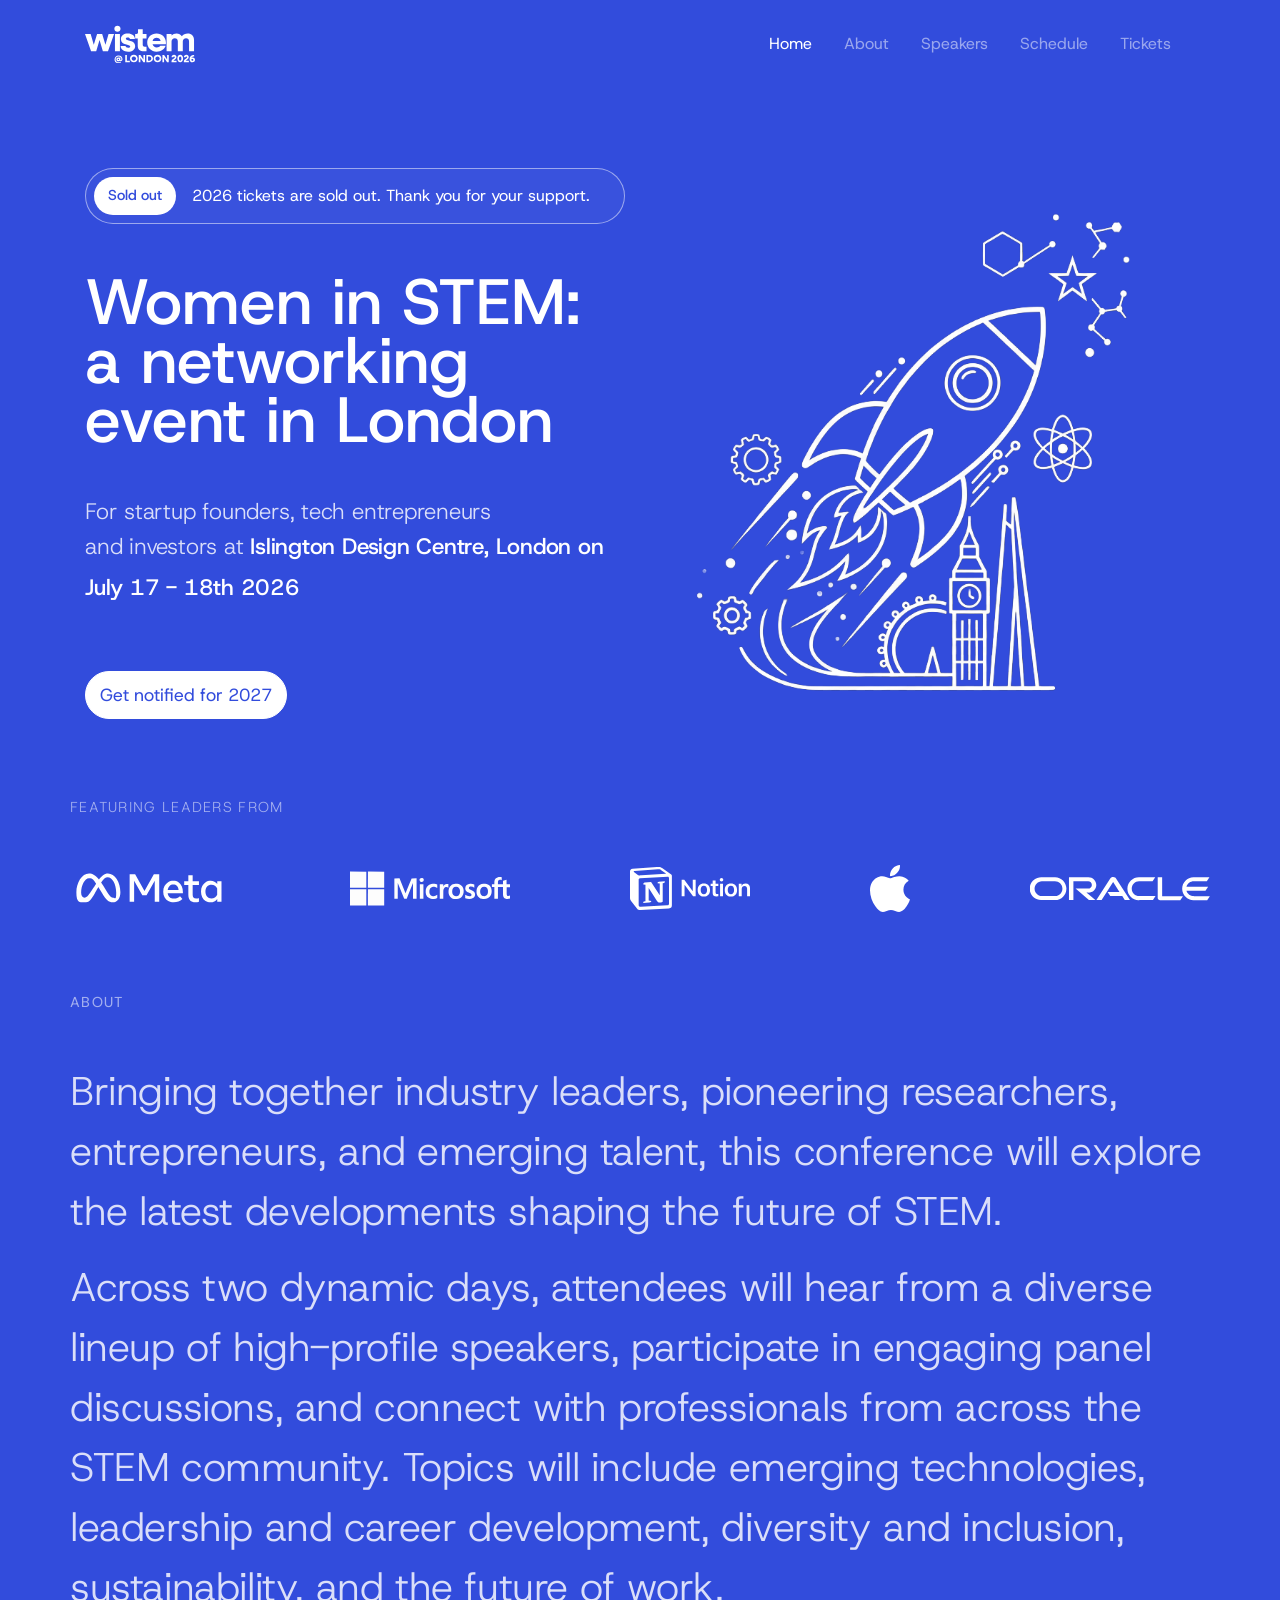
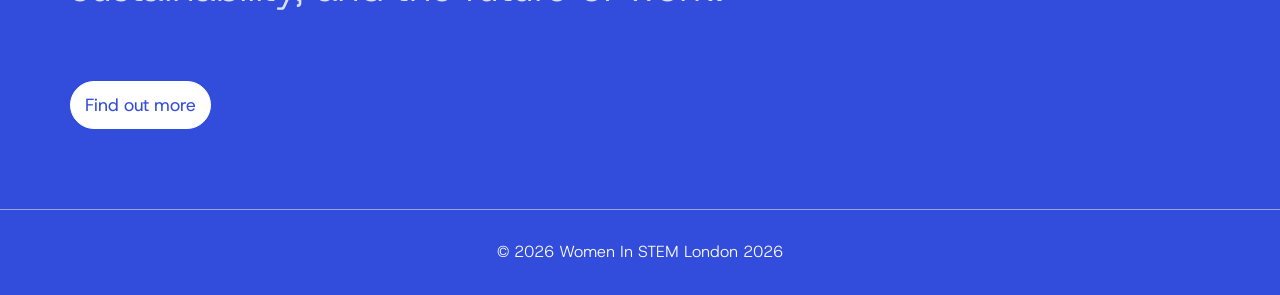
<file: index.htm>
<!DOCTYPE html>
<html lang="en">
<head>
    <meta charset="UTF-8">
    <meta name="viewport" content="width=device-width, initial-scale=1.0">
    <title>Wistem London 2026 | A Multipage Event Website Built with Bootstrap</title>
    <link rel="preconnect" href="https://fonts.googleapis.com">
    <link rel="preconnect" href="https://fonts.gstatic.com" crossorigin>
    <link href="https://fonts.googleapis.com/css2?family=Host+Grotesk:ital,wght@0,300..800;1,300..800&display=swap" rel="stylesheet">
    <link rel="stylesheet" href="./assets/bootstrap-4.1.3-dist/css/bootstrap.min.css">
    <link rel="stylesheet" href="./assets/style.css">
    
</head>
<body class="primary-bg">
    <main class="container-fluid primary-bg">
        <div class="primary-bg">
            <header class="d-flex justify-content-between container pt-3 pb-3">
                <a href="index.htm" rel="home" role="link" aria-label="WISTEM Logo" class="logo">
                    <svg id="Layer_1" xmlns="http://www.w3.org/2000/svg" width="110px" height="38.9813" id="logo" viewBox="0 0 126.27 43.2"><path d="M36.03,38.71c0-1.27.87-2.2,1.94-2.2.47,0,.87.19,1.17.51v-.36h1.48v2.6c0,.25.18.45.45.45.44,0,.71-.56.71-1.34,0-1.72-1.43-3-3.27-3-1.94,0-3.35,1.43-3.35,3.34s1.38,3.32,3.55,3.32c.8,0,1.67-.19,2.24-.46v1.2c-.61.29-1.42.45-2.22.45-2.88,0-4.81-1.95-4.81-4.49s1.95-4.53,4.59-4.53,4.52,1.78,4.52,4.2c0,1.48-.75,2.48-2.05,2.48-.67,0-1.25-.25-1.56-.69-.28.45-.74.7-1.36.7-1.19,0-2.03-.94-2.03-2.17ZM39.14,38.7c0-.45-.35-.78-.8-.78s-.81.33-.81.78.35.78.81.78.8-.34.8-.78Z"/><path d="M46.2,33.6h1.88v6.59h3.37v1.77h-5.24v-8.36Z"/><path d="M51.65,37.78c0-2.46,1.9-4.32,4.42-4.32s4.42,1.87,4.42,4.32-1.9,4.32-4.42,4.32-4.42-1.87-4.42-4.32ZM58.56,37.78c0-1.44-1.08-2.52-2.49-2.52s-2.49,1.08-2.49,2.52,1.08,2.52,2.49,2.52,2.49-1.08,2.49-2.52Z"/><path d="M61.68,33.6h1.89l3.48,5.11v-5.11h1.88v8.36h-1.9l-3.46-5.11v5.11h-1.88v-8.36Z"/><path d="M70.51,33.6h3.29c2.43,0,4.26,1.79,4.26,4.18s-1.83,4.18-4.26,4.18h-3.29v-8.36ZM72.39,35.37v4.82h1.37c1.37,0,2.39-1.04,2.39-2.41s-1.02-2.41-2.39-2.41h-1.37Z"/><path d="M78.86,37.78c0-2.46,1.9-4.32,4.42-4.32s4.42,1.87,4.42,4.32-1.9,4.32-4.42,4.32-4.42-1.87-4.42-4.32ZM85.77,37.78c0-1.44-1.08-2.52-2.49-2.52s-2.49,1.08-2.49,2.52,1.08,2.52,2.49,2.52,2.49-1.08,2.49-2.52Z"/><path d="M88.89,33.6h1.89l3.48,5.11v-5.11h1.88v8.36h-1.9l-3.46-5.11v5.11h-1.88v-8.36Z"/><path d="M99.33,40.78c0-2.54,3.78-3.1,3.78-4.61,0-.51-.39-.84-.91-.84s-.9.33-.9.86h-1.93c0-1.57,1.22-2.74,2.85-2.74s2.81,1.11,2.81,2.64c0,2.23-2.56,3.05-3.54,4.09h3.6v1.77h-5.77v-1.17Z"/><path d="M106,37.78c0-2.56,1.36-4.32,3.29-4.32s3.31,1.77,3.31,4.32-1.36,4.32-3.31,4.32-3.29-1.77-3.29-4.32ZM110.67,37.78c0-1.48-.56-2.52-1.38-2.52s-1.37,1.04-1.37,2.52.57,2.52,1.37,2.52,1.38-1.04,1.38-2.52Z"/><path d="M113.47,40.78c0-2.54,3.78-3.1,3.78-4.61,0-.51-.39-.84-.91-.84s-.9.33-.9.86h-1.93c0-1.57,1.22-2.74,2.85-2.74s2.81,1.11,2.81,2.64c0,2.23-2.56,3.05-3.54,4.09h3.6v1.77h-5.77v-1.17Z"/><path d="M119.99,38.42c0-2.62,1.8-4.87,5.04-4.87h.24v1.77h-.24c-1.5,0-2.47.7-2.83,1.66.39-.24.9-.4,1.43-.4,1.51,0,2.65,1.14,2.65,2.66,0,1.62-1.31,2.86-3.04,2.86-1.9,0-3.25-1.45-3.25-3.68ZM124.35,39.29c0-.58-.51-1-1.16-1-.62,0-1.15.41-1.15.92s.45,1.09,1.15,1.09c.64,0,1.16-.42,1.16-1.01Z"/><path d="M0,9.46h6.49l3.6,12.51,3.79-12.51h5.83l3.75,12.51,3.6-12.51h6.33l-7,19.94h-5.87l-3.83-12.98-3.83,12.98h-5.87L0,9.46Z"/><path d="M33.71,3.48c0-1.99,1.53-3.48,3.52-3.48s3.56,1.49,3.56,3.48-1.53,3.52-3.56,3.52-3.52-1.49-3.52-3.52ZM34.38,9.46h5.71v19.94h-5.71V9.46Z"/><path d="M40.91,23.35h5.71c0,1.17,1.17,1.99,2.82,1.99,1.45,0,2.5-.66,2.5-1.56,0-2.93-10.72-1.13-10.72-8.33,0-4.22,3.56-6.45,7.94-6.45,4.77,0,8.13,2.66,8.13,6.26h-5.67c0-1.06-1.06-1.76-2.5-1.76-1.29,0-2.27.59-2.27,1.49,0,2.82,10.75,1.09,10.75,8.21,0,3.99-3.32,6.69-8.17,6.69s-8.53-2.82-8.53-6.53Z"/><path d="M60.55,22.92v-8.25h-2.97v-5.2h1.64c1.09,0,1.64-.55,1.64-1.64v-3.6h5.4v5.24h4.34v5.2h-4.34v7.31c0,1.41.86,2.23,2.35,2.23h1.99v5.2h-2.86c-4.73,0-7.2-2.23-7.2-6.49Z"/><path d="M71.42,19.44c0-5.94,4.61-10.44,10.75-10.44s10.75,4.46,10.75,10.56c0,.55-.04,1.21-.16,1.72h-15.25c.63,2.27,2.46,3.72,4.85,3.72,1.84,0,3.32-.78,4.15-1.88h6.1c-1.49,4.03-5.48,6.77-10.4,6.77-6.18,0-10.79-4.5-10.79-10.44ZM77.56,17.48h9.27c-.59-2.19-2.39-3.6-4.65-3.6s-3.99,1.41-4.61,3.6Z"/><path d="M93.64,9.46h5.71v1.88c1.49-1.56,3.4-2.35,5.67-2.35,2.78,0,4.97,1.21,6.18,3.25,1.6-2.11,3.87-3.25,6.73-3.25,4.34,0,7.23,2.93,7.23,7.39v13.02h-5.71v-11.3c0-2.15-1.37-3.6-3.44-3.6-2.23,0-3.75,1.49-3.75,3.68v11.22h-5.71v-11.3c0-2.15-1.37-3.6-3.44-3.6-2.23,0-3.75,1.49-3.75,3.68v11.22h-5.71V9.46Z"/></svg>
                </a>
                <nav class="navbar navbar-expand-lg navbar-dark ">
                    <button class="navbar-toggler" type="button" data-toggle="collapse" data-target="#navbarSupportedContent" aria-controls="navbarSupportedContent" aria-expanded="false" aria-label="Toggle navigation">
                        <span class="navbar-toggler-icon"></span>
                    </button>
                    <div class="collapse navbar-collapse " id="navbarSupportedContent">
                        <ul class="navbar-nav mr-auto">
                            <li class="nav-item active">
                                <a class="nav-link" href="#">Home <span class="sr-only">(current)</span></a>
                            </li>
                            <li class="nav-item">
                                <a class="nav-link" href="about.htm">About</a>
                            </li>
                            <li class="nav-item">
                                <a class="nav-link" href="speakers.htm">Speakers</a>
                            </li>
                            <li class="nav-item">
                                <a class="nav-link" href="schedule.htm">Schedule</a>
                            </li>
                            <li class="nav-item">
                                <a class="nav-link" href="tickets.htm">Tickets</a>
                            </li>
                        </ul>
                    </div>
                </nav>
            </header>
            <section class=" container m-t-3">
                <div class="row">
                    <div class="col-lg-6">
                        <div class="sold-out-box m-b-3"><span class="sold-out-badge">Sold&NonBreakingSpace;out</span><span class="sold-out-text">2026 tickets are sold out. Thank you for your&NonBreakingSpace;support.</span></div>

                        <h1 class="m-b-3">Women in STEM:<br>a&NonBreakingSpace;networking event in&NonBreakingSpace;London</h1>
                        <p class="subtext">For startup founders, tech entrepreneurs and&NonBreakingSpace;investors at
                        <span class="emphasis-text">Islington Design Centre, London on July 17 - 18th 2026</span>
                        </p>
                        <button class="btn mt-5"><a href="tickets.htm">Get notified for 2027</a></button>
                    </div>
                    <div class="col-lg-6">
                        <img class="hero-img" src="./assets/images/hero-img6.png" alt="Women in STEM" width="500px" height="auto">   
                    </div>
                </div>
            </section>
        </div>
        <section class="primary-bg container speaker-companies-strip m-t-3">
            <div class="row m-b-3">
            <h4 class="subtitle">Featuring leaders from</h4>
            </div>
            <div class="row d-flex justify-content-between stack">
                <img alt="Meta" class="company-logo company-logo-meta" height="auto" width="160px" alt="meta logo" src="./assets/images/Meta-logo.svg">
                <img alt="Microsoft" class="company-logo company-logo-microsoft" height="auto" width="160px" alt="Microsoft logo" src="./assets/images/microsoft-logo.svg">
                <img alt="Notion" class="company-logo company-logo-notion" height="auto" width="120px" alt="Notion logo" src="./assets/images/notion-logo.svg">
                <img alt="Apple" class="company-logo company-logo-apple" height="auto" width="40px" alt="Apple logo" src="./assets/images/Apple_logo_white.svg">
                <img alt="Oracle" class="company-logo company-logo-oracle" fill="none" height="auto" width="180px" alt="Oracle logo" src="./assets/images/Oracle_logo.svg">
            </div>
        </section>        
        <section class="container primary-bg m-t-3">
            <div class="row m-b-3">
                <p class="subtitle">About</p>
                </div>
                <div class="row">
                <p class="big-text">Bringing together industry leaders, pioneering researchers, entrepreneurs, and emerging talent, this conference will explore the latest developments shaping the future of STEM.
                </p>
                <p class="big-text">
                    Across two dynamic days, attendees will hear from a diverse lineup of high-profile speakers, participate in engaging panel discussions, and connect with professionals from across the STEM community. Topics will include emerging technologies, leadership and career development, diversity and inclusion, sustainability, and the future of work.
                </p>
                <button class="btn mt-5"><a href="about.htm">Find out more</a></button>

            </div>        
        </section>
    </main>
    <footer class="d-flex primary-bg">
        <section class="footer-strip">
			<p class="footer-text">&copy; 2026 Women In STEM London 2026</p>
		</section>
    </footer>
    <script src="https://code.jquery.com/jquery-3.3.1.slim.min.js" integrity="sha384-q8i/X+965DzO0rT7abK41JStQIAqVgRVzpbzo5smXKp4YfRvH+8abtTE1Pi6jizo" crossorigin="anonymous"></script>
    <script src="./assets/bootstrap-4.1.3-dist/js/bootstrap.bundle.min.js"></script>
</body>
</html>
</file>
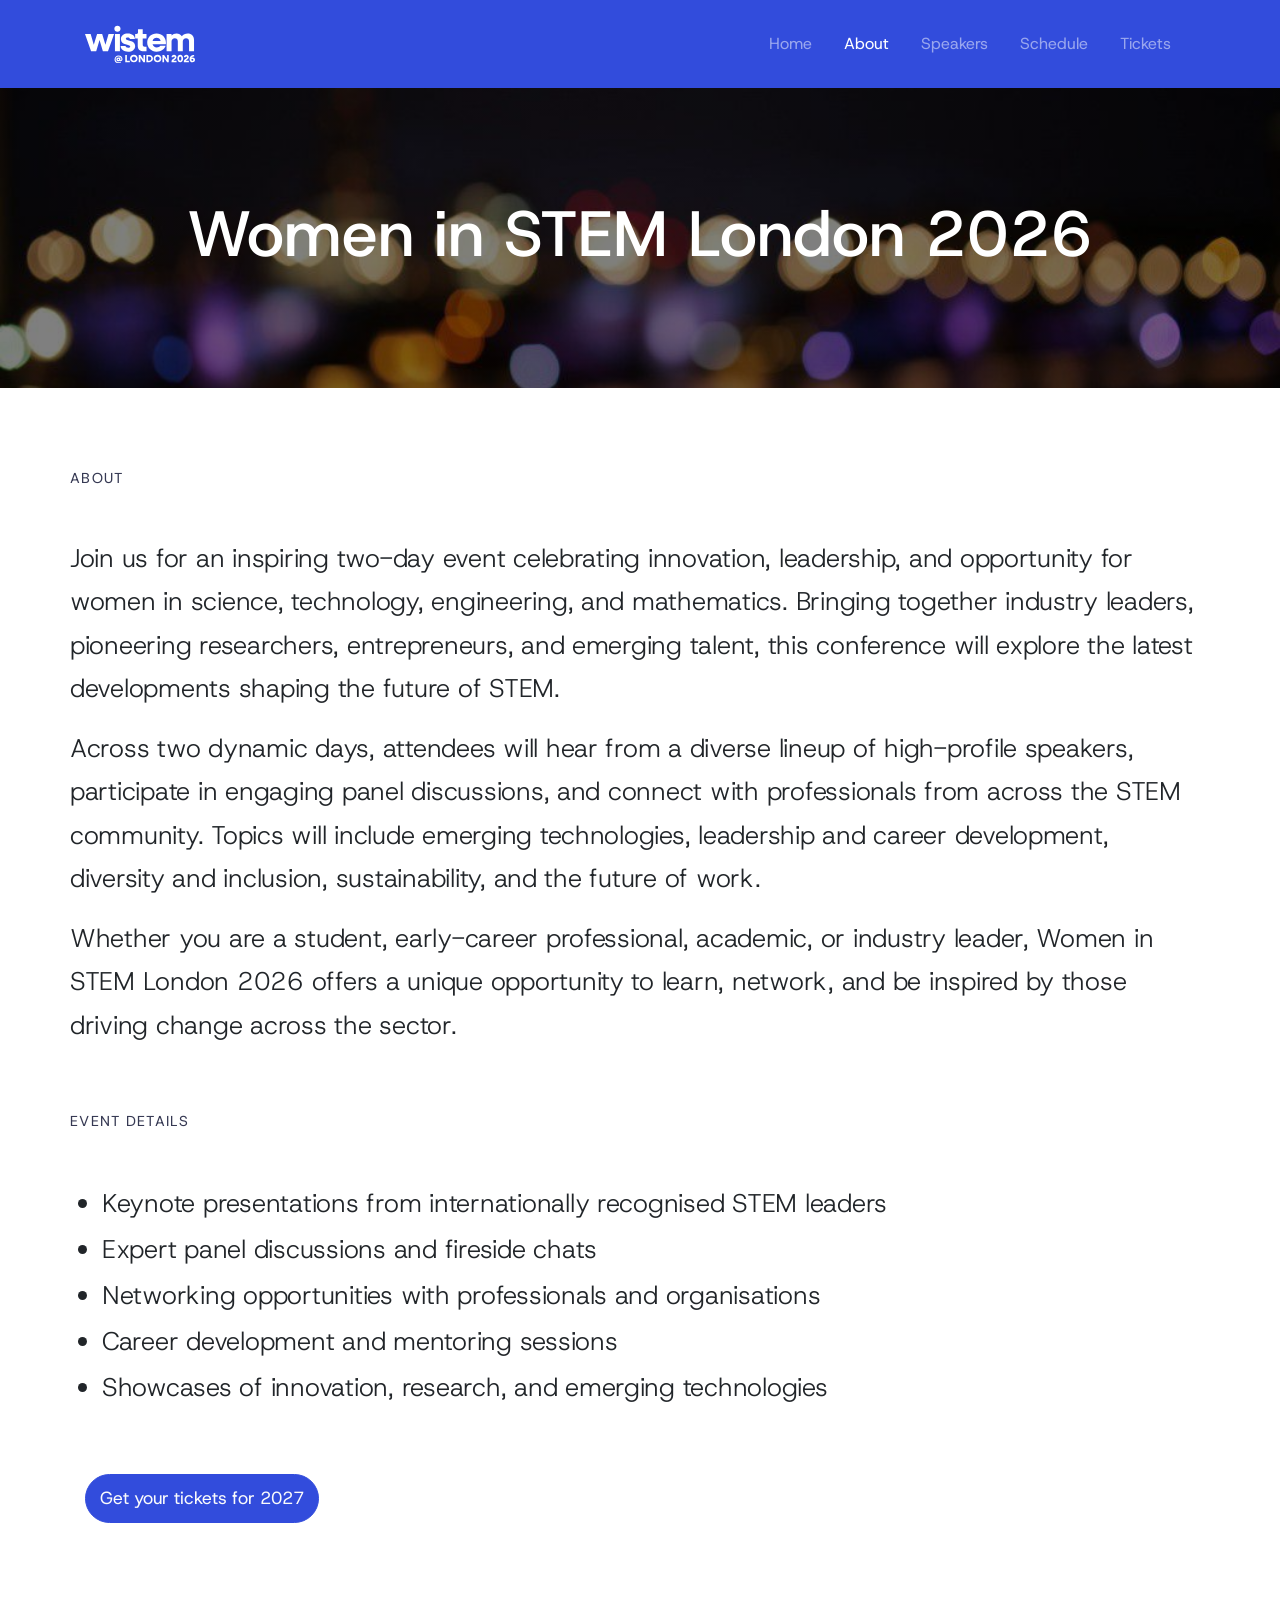
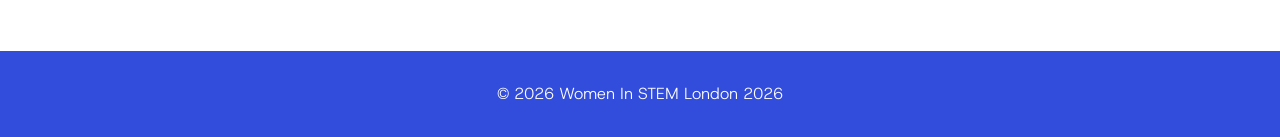
<file: about.htm>
<!DOCTYPE html>
<html lang="en">
<head>
    <meta charset="UTF-8">
    <meta name="viewport" content="width=device-width, initial-scale=1.0">
    <title>Wistem London 2026 | A Multipage Event Website Built with Bootstrap</title>
    <link rel="preconnect" href="https://fonts.googleapis.com">
    <link rel="preconnect" href="https://fonts.gstatic.com" crossorigin>
    <link href="https://fonts.googleapis.com/css2?family=Host+Grotesk:ital,wght@0,300..800;1,300..800&display=swap" rel="stylesheet">
    <link rel="stylesheet" href="./assets/bootstrap-4.1.3-dist/css/bootstrap.min.css">
    <link rel="stylesheet" href="./assets/style.css">
    
</head>
<body class="light-page p-0"> 
    <main class="container-fluid p-0">
        <div class="primary-bg">
            <header class="d-flex justify-content-between container pt-3 pb-3">
                <a href="index.htm" rel="home" role="link" aria-label="WISTEM Logo" class="logo">
                    <svg id="Layer_1" xmlns="http://www.w3.org/2000/svg" width="110px" height="38.9813" id="logo" viewBox="0 0 126.27 43.2"><path d="M36.03,38.71c0-1.27.87-2.2,1.94-2.2.47,0,.87.19,1.17.51v-.36h1.48v2.6c0,.25.18.45.45.45.44,0,.71-.56.71-1.34,0-1.72-1.43-3-3.27-3-1.94,0-3.35,1.43-3.35,3.34s1.38,3.32,3.55,3.32c.8,0,1.67-.19,2.24-.46v1.2c-.61.29-1.42.45-2.22.45-2.88,0-4.81-1.95-4.81-4.49s1.95-4.53,4.59-4.53,4.52,1.78,4.52,4.2c0,1.48-.75,2.48-2.05,2.48-.67,0-1.25-.25-1.56-.69-.28.45-.74.7-1.36.7-1.19,0-2.03-.94-2.03-2.17ZM39.14,38.7c0-.45-.35-.78-.8-.78s-.81.33-.81.78.35.78.81.78.8-.34.8-.78Z"/><path d="M46.2,33.6h1.88v6.59h3.37v1.77h-5.24v-8.36Z"/><path d="M51.65,37.78c0-2.46,1.9-4.32,4.42-4.32s4.42,1.87,4.42,4.32-1.9,4.32-4.42,4.32-4.42-1.87-4.42-4.32ZM58.56,37.78c0-1.44-1.08-2.52-2.49-2.52s-2.49,1.08-2.49,2.52,1.08,2.52,2.49,2.52,2.49-1.08,2.49-2.52Z"/><path d="M61.68,33.6h1.89l3.48,5.11v-5.11h1.88v8.36h-1.9l-3.46-5.11v5.11h-1.88v-8.36Z"/><path d="M70.51,33.6h3.29c2.43,0,4.26,1.79,4.26,4.18s-1.83,4.18-4.26,4.18h-3.29v-8.36ZM72.39,35.37v4.82h1.37c1.37,0,2.39-1.04,2.39-2.41s-1.02-2.41-2.39-2.41h-1.37Z"/><path d="M78.86,37.78c0-2.46,1.9-4.32,4.42-4.32s4.42,1.87,4.42,4.32-1.9,4.32-4.42,4.32-4.42-1.87-4.42-4.32ZM85.77,37.78c0-1.44-1.08-2.52-2.49-2.52s-2.49,1.08-2.49,2.52,1.08,2.52,2.49,2.52,2.49-1.08,2.49-2.52Z"/><path d="M88.89,33.6h1.89l3.48,5.11v-5.11h1.88v8.36h-1.9l-3.46-5.11v5.11h-1.88v-8.36Z"/><path d="M99.33,40.78c0-2.54,3.78-3.1,3.78-4.61,0-.51-.39-.84-.91-.84s-.9.33-.9.86h-1.93c0-1.57,1.22-2.74,2.85-2.74s2.81,1.11,2.81,2.64c0,2.23-2.56,3.05-3.54,4.09h3.6v1.77h-5.77v-1.17Z"/><path d="M106,37.78c0-2.56,1.36-4.32,3.29-4.32s3.31,1.77,3.31,4.32-1.36,4.32-3.31,4.32-3.29-1.77-3.29-4.32ZM110.67,37.78c0-1.48-.56-2.52-1.38-2.52s-1.37,1.04-1.37,2.52.57,2.52,1.37,2.52,1.38-1.04,1.38-2.52Z"/><path d="M113.47,40.78c0-2.54,3.78-3.1,3.78-4.61,0-.51-.39-.84-.91-.84s-.9.33-.9.86h-1.93c0-1.57,1.22-2.74,2.85-2.74s2.81,1.11,2.81,2.64c0,2.23-2.56,3.05-3.54,4.09h3.6v1.77h-5.77v-1.17Z"/><path d="M119.99,38.42c0-2.62,1.8-4.87,5.04-4.87h.24v1.77h-.24c-1.5,0-2.47.7-2.83,1.66.39-.24.9-.4,1.43-.4,1.51,0,2.65,1.14,2.65,2.66,0,1.62-1.31,2.86-3.04,2.86-1.9,0-3.25-1.45-3.25-3.68ZM124.35,39.29c0-.58-.51-1-1.16-1-.62,0-1.15.41-1.15.92s.45,1.09,1.15,1.09c.64,0,1.16-.42,1.16-1.01Z"/><path d="M0,9.46h6.49l3.6,12.51,3.79-12.51h5.83l3.75,12.51,3.6-12.51h6.33l-7,19.94h-5.87l-3.83-12.98-3.83,12.98h-5.87L0,9.46Z"/><path d="M33.71,3.48c0-1.99,1.53-3.48,3.52-3.48s3.56,1.49,3.56,3.48-1.53,3.52-3.56,3.52-3.52-1.49-3.52-3.52ZM34.38,9.46h5.71v19.94h-5.71V9.46Z"/><path d="M40.91,23.35h5.71c0,1.17,1.17,1.99,2.82,1.99,1.45,0,2.5-.66,2.5-1.56,0-2.93-10.72-1.13-10.72-8.33,0-4.22,3.56-6.45,7.94-6.45,4.77,0,8.13,2.66,8.13,6.26h-5.67c0-1.06-1.06-1.76-2.5-1.76-1.29,0-2.27.59-2.27,1.49,0,2.82,10.75,1.09,10.75,8.21,0,3.99-3.32,6.69-8.17,6.69s-8.53-2.82-8.53-6.53Z"/><path d="M60.55,22.92v-8.25h-2.97v-5.2h1.64c1.09,0,1.64-.55,1.64-1.64v-3.6h5.4v5.24h4.34v5.2h-4.34v7.31c0,1.41.86,2.23,2.35,2.23h1.99v5.2h-2.86c-4.73,0-7.2-2.23-7.2-6.49Z"/><path d="M71.42,19.44c0-5.94,4.61-10.44,10.75-10.44s10.75,4.46,10.75,10.56c0,.55-.04,1.21-.16,1.72h-15.25c.63,2.27,2.46,3.72,4.85,3.72,1.84,0,3.32-.78,4.15-1.88h6.1c-1.49,4.03-5.48,6.77-10.4,6.77-6.18,0-10.79-4.5-10.79-10.44ZM77.56,17.48h9.27c-.59-2.19-2.39-3.6-4.65-3.6s-3.99,1.41-4.61,3.6Z"/><path d="M93.64,9.46h5.71v1.88c1.49-1.56,3.4-2.35,5.67-2.35,2.78,0,4.97,1.21,6.18,3.25,1.6-2.11,3.87-3.25,6.73-3.25,4.34,0,7.23,2.93,7.23,7.39v13.02h-5.71v-11.3c0-2.15-1.37-3.6-3.44-3.6-2.23,0-3.75,1.49-3.75,3.68v11.22h-5.71v-11.3c0-2.15-1.37-3.6-3.44-3.6-2.23,0-3.75,1.49-3.75,3.68v11.22h-5.71V9.46Z"/></svg>
                </a>
                <nav class="navbar navbar-expand-lg navbar-dark">
                    <button class="navbar-toggler" type="button" data-toggle="collapse" data-target="#navbarSupportedContent" aria-controls="navbarSupportedContent" aria-expanded="false" aria-label="Toggle navigation">
                        <span class="navbar-toggler-icon"></span>
                    </button>
                    <div class="collapse navbar-collapse " id="navbarSupportedContent">
                        <ul class="navbar-nav mr-auto">
                            <li class="nav-item">
                                <a class="nav-link" href="index.htm">Home</a>
                            </li>
                            <li class="nav-item active">
                                <a class="nav-link" href="#">About<span class="sr-only">(current)</span></a>
                            </li>
                            <li class="nav-item">
                                <a class="nav-link" href="speakers.htm">Speakers</a>
                            </li>
                            <li class="nav-item">
                                <a class="nav-link" href="schedule.htm">Schedule</a>
                            </li>
                            <li class="nav-item">
                                <a class="nav-link" href="tickets.htm">Tickets</a>
                            </li>
                        </ul>
                    </div>
                </nav>
            </header>
        </div>
        <section class="hero about-hero">
            <section class="hero-content px-3">
                <h1>Women in STEM London 2026</h1> 
            </section>
        </section>
        <section class="container m-t-5">
            <div class="row mb-5">
                <p class="subtitle">
                    About
                </p>
            </div>
            <div class="row">
                <p class="mid-text">Join us for an inspiring two-day event celebrating innovation, leadership, and opportunity for women in science, technology, engineering, and mathematics. Bringing together industry leaders, pioneering researchers, entrepreneurs, and emerging talent, this conference will explore the latest developments shaping the future of STEM.</p>
                <p class="mid-text">Across two dynamic days, attendees will hear from a diverse lineup of high-profile speakers, participate in engaging panel discussions, and connect with professionals from across the STEM community. Topics will include emerging technologies, leadership and career development, diversity and inclusion, sustainability, and the future of work.</p>
                <p class="mid-text">Whether you are a student, early-career professional, academic, or industry leader, Women in STEM London 2026 offers a unique opportunity to learn, network, and be inspired by those driving change across the sector.</p>
            </div>
        </section>
        <section class="container mt-5">
            <div class="row mt-5 mb-5">
                <p class="subtitle">
                    Event Details
                </p>
            </div>
            <div class="row px-3">
                <p class="mid-text">
                    <ul class="b-list">
                        <li>Keynote presentations from internationally recognised STEM leaders</li>
                        <li>Expert panel discussions and fireside chats</li>
                        <li>Networking opportunities with professionals and organisations</li>
                        <li>Career development and mentoring sessions</li>
                        <li>Showcases of innovation, research, and emerging technologies</li>
                    </ul>
                </p>
            </div>
            <button class="btn m-y-5"><a href="tickets.htm">Get your tickets for 2027</a></button>
        </section>
    </main>

    <footer class="d-flex m-t-5 primary-bg">
        <section class="footer-strip">
			<p class="footer-text">&copy; 2026 Women In STEM London 2026</p>
		</section>
    </footer>
    <script src="https://code.jquery.com/jquery-3.3.1.slim.min.js" integrity="sha384-q8i/X+965DzO0rT7abK41JStQIAqVgRVzpbzo5smXKp4YfRvH+8abtTE1Pi6jizo" crossorigin="anonymous"></script>
    <script src="./assets/bootstrap-4.1.3-dist/js/bootstrap.bundle.min.js"></script>
</body>
</html>
</file>
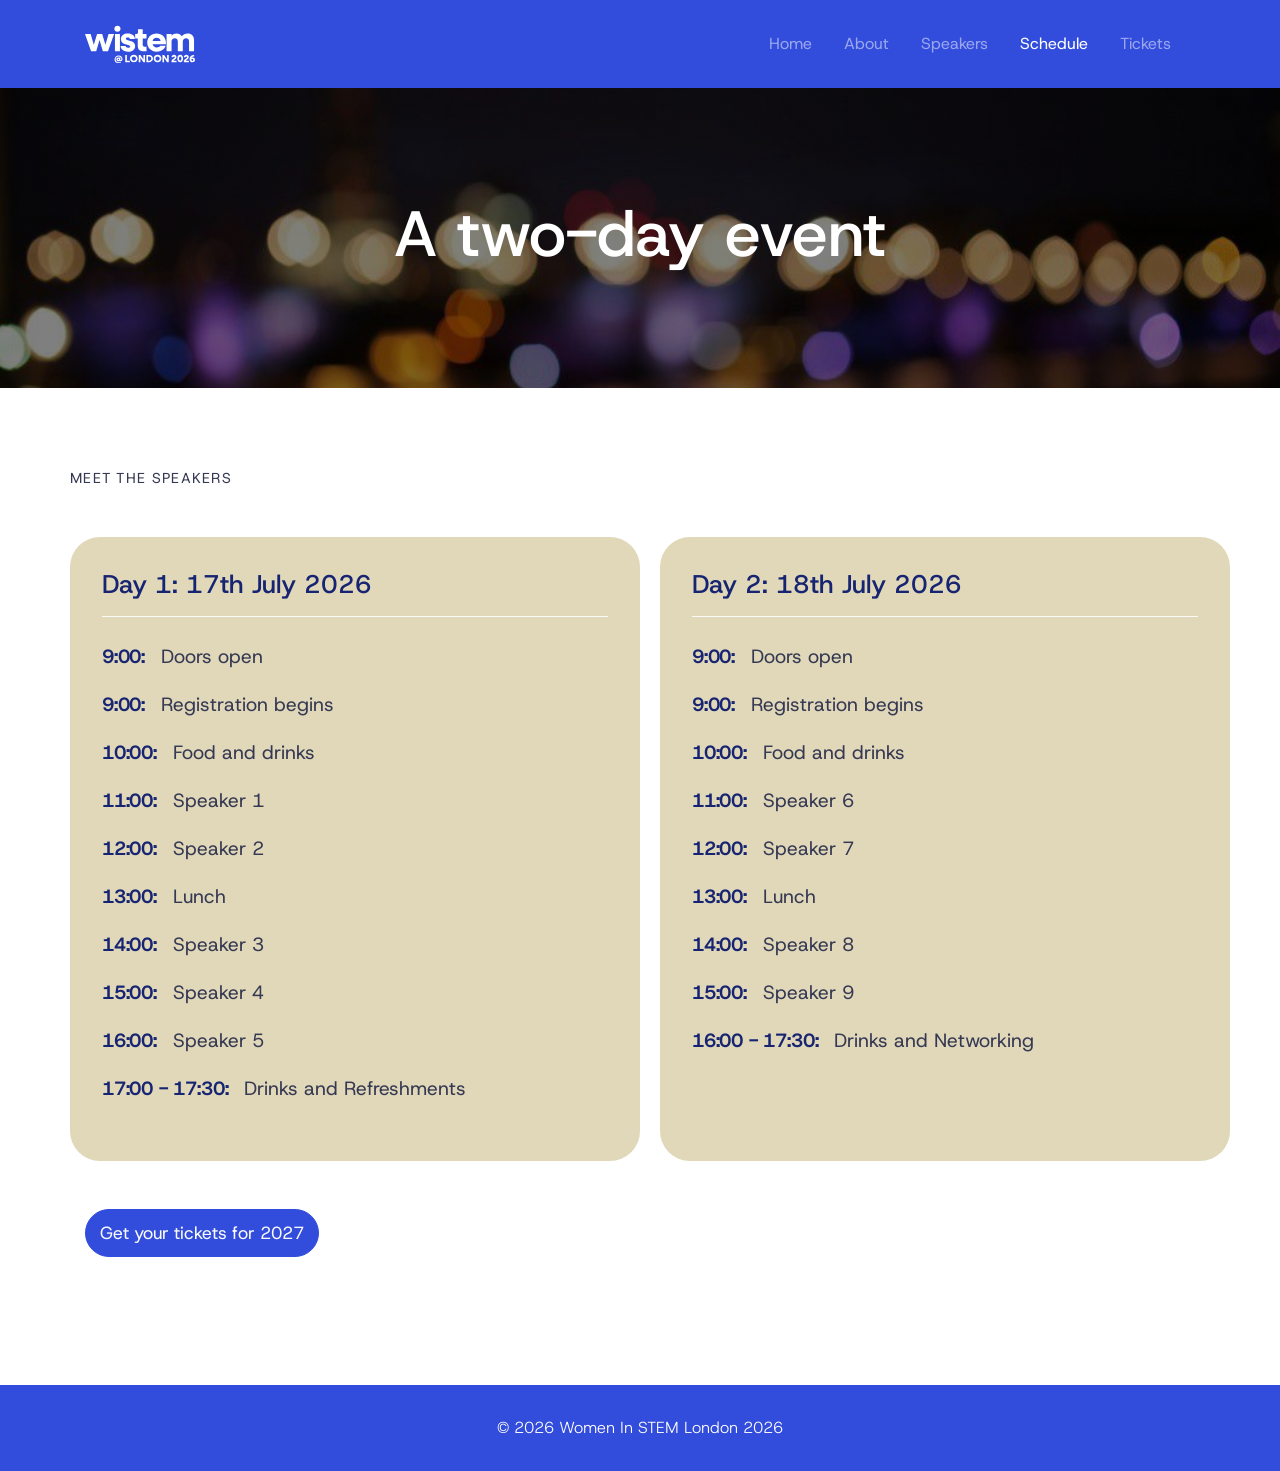
<file: schedule.htm>
<!DOCTYPE html>
<html lang="en">
<head>
    <meta charset="UTF-8">
    <meta name="viewport" content="width=device-width, initial-scale=1.0">
    <title>Wistem London 2026 | A Multipage Event Website Built with Bootstrap</title>
    <link rel="preconnect" href="https://fonts.googleapis.com">
    <link rel="preconnect" href="https://fonts.gstatic.com" crossorigin>
    <link href="https://fonts.googleapis.com/css2?family=Host+Grotesk:ital,wght@0,300..800;1,300..800&display=swap" rel="stylesheet">
    <link rel="stylesheet" href="./assets/bootstrap-4.1.3-dist/css/bootstrap.min.css">
    <link rel="stylesheet" href="./assets/style.css">
    
</head>
<body class="light-page p-0"> 
    <main class="container-fluid p-0">
        <div class="primary-bg">
            <header class="d-flex justify-content-between container pt-3 pb-3">
                <a href="index.htm" rel="home" role="link" aria-label="WISTEM Logo" class="logo">
                    <svg id="Layer_1" xmlns="http://www.w3.org/2000/svg" width="110px" height="38.9813" id="logo" viewBox="0 0 126.27 43.2"><path d="M36.03,38.71c0-1.27.87-2.2,1.94-2.2.47,0,.87.19,1.17.51v-.36h1.48v2.6c0,.25.18.45.45.45.44,0,.71-.56.71-1.34,0-1.72-1.43-3-3.27-3-1.94,0-3.35,1.43-3.35,3.34s1.38,3.32,3.55,3.32c.8,0,1.67-.19,2.24-.46v1.2c-.61.29-1.42.45-2.22.45-2.88,0-4.81-1.95-4.81-4.49s1.95-4.53,4.59-4.53,4.52,1.78,4.52,4.2c0,1.48-.75,2.48-2.05,2.48-.67,0-1.25-.25-1.56-.69-.28.45-.74.7-1.36.7-1.19,0-2.03-.94-2.03-2.17ZM39.14,38.7c0-.45-.35-.78-.8-.78s-.81.33-.81.78.35.78.81.78.8-.34.8-.78Z"/><path d="M46.2,33.6h1.88v6.59h3.37v1.77h-5.24v-8.36Z"/><path d="M51.65,37.78c0-2.46,1.9-4.32,4.42-4.32s4.42,1.87,4.42,4.32-1.9,4.32-4.42,4.32-4.42-1.87-4.42-4.32ZM58.56,37.78c0-1.44-1.08-2.52-2.49-2.52s-2.49,1.08-2.49,2.52,1.08,2.52,2.49,2.52,2.49-1.08,2.49-2.52Z"/><path d="M61.68,33.6h1.89l3.48,5.11v-5.11h1.88v8.36h-1.9l-3.46-5.11v5.11h-1.88v-8.36Z"/><path d="M70.51,33.6h3.29c2.43,0,4.26,1.79,4.26,4.18s-1.83,4.18-4.26,4.18h-3.29v-8.36ZM72.39,35.37v4.82h1.37c1.37,0,2.39-1.04,2.39-2.41s-1.02-2.41-2.39-2.41h-1.37Z"/><path d="M78.86,37.78c0-2.46,1.9-4.32,4.42-4.32s4.42,1.87,4.42,4.32-1.9,4.32-4.42,4.32-4.42-1.87-4.42-4.32ZM85.77,37.78c0-1.44-1.08-2.52-2.49-2.52s-2.49,1.08-2.49,2.52,1.08,2.52,2.49,2.52,2.49-1.08,2.49-2.52Z"/><path d="M88.89,33.6h1.89l3.48,5.11v-5.11h1.88v8.36h-1.9l-3.46-5.11v5.11h-1.88v-8.36Z"/><path d="M99.33,40.78c0-2.54,3.78-3.1,3.78-4.61,0-.51-.39-.84-.91-.84s-.9.33-.9.86h-1.93c0-1.57,1.22-2.74,2.85-2.74s2.81,1.11,2.81,2.64c0,2.23-2.56,3.05-3.54,4.09h3.6v1.77h-5.77v-1.17Z"/><path d="M106,37.78c0-2.56,1.36-4.32,3.29-4.32s3.31,1.77,3.31,4.32-1.36,4.32-3.31,4.32-3.29-1.77-3.29-4.32ZM110.67,37.78c0-1.48-.56-2.52-1.38-2.52s-1.37,1.04-1.37,2.52.57,2.52,1.37,2.52,1.38-1.04,1.38-2.52Z"/><path d="M113.47,40.78c0-2.54,3.78-3.1,3.78-4.61,0-.51-.39-.84-.91-.84s-.9.33-.9.86h-1.93c0-1.57,1.22-2.74,2.85-2.74s2.81,1.11,2.81,2.64c0,2.23-2.56,3.05-3.54,4.09h3.6v1.77h-5.77v-1.17Z"/><path d="M119.99,38.42c0-2.62,1.8-4.87,5.04-4.87h.24v1.77h-.24c-1.5,0-2.47.7-2.83,1.66.39-.24.9-.4,1.43-.4,1.51,0,2.65,1.14,2.65,2.66,0,1.62-1.31,2.86-3.04,2.86-1.9,0-3.25-1.45-3.25-3.68ZM124.35,39.29c0-.58-.51-1-1.16-1-.62,0-1.15.41-1.15.92s.45,1.09,1.15,1.09c.64,0,1.16-.42,1.16-1.01Z"/><path d="M0,9.46h6.49l3.6,12.51,3.79-12.51h5.83l3.75,12.51,3.6-12.51h6.33l-7,19.94h-5.87l-3.83-12.98-3.83,12.98h-5.87L0,9.46Z"/><path d="M33.71,3.48c0-1.99,1.53-3.48,3.52-3.48s3.56,1.49,3.56,3.48-1.53,3.52-3.56,3.52-3.52-1.49-3.52-3.52ZM34.38,9.46h5.71v19.94h-5.71V9.46Z"/><path d="M40.91,23.35h5.71c0,1.17,1.17,1.99,2.82,1.99,1.45,0,2.5-.66,2.5-1.56,0-2.93-10.72-1.13-10.72-8.33,0-4.22,3.56-6.45,7.94-6.45,4.77,0,8.13,2.66,8.13,6.26h-5.67c0-1.06-1.06-1.76-2.5-1.76-1.29,0-2.27.59-2.27,1.49,0,2.82,10.75,1.09,10.75,8.21,0,3.99-3.32,6.69-8.17,6.69s-8.53-2.82-8.53-6.53Z"/><path d="M60.55,22.92v-8.25h-2.97v-5.2h1.64c1.09,0,1.64-.55,1.64-1.64v-3.6h5.4v5.24h4.34v5.2h-4.34v7.31c0,1.41.86,2.23,2.35,2.23h1.99v5.2h-2.86c-4.73,0-7.2-2.23-7.2-6.49Z"/><path d="M71.42,19.44c0-5.94,4.61-10.44,10.75-10.44s10.75,4.46,10.75,10.56c0,.55-.04,1.21-.16,1.72h-15.25c.63,2.27,2.46,3.72,4.85,3.72,1.84,0,3.32-.78,4.15-1.88h6.1c-1.49,4.03-5.48,6.77-10.4,6.77-6.18,0-10.79-4.5-10.79-10.44ZM77.56,17.48h9.27c-.59-2.19-2.39-3.6-4.65-3.6s-3.99,1.41-4.61,3.6Z"/><path d="M93.64,9.46h5.71v1.88c1.49-1.56,3.4-2.35,5.67-2.35,2.78,0,4.97,1.21,6.18,3.25,1.6-2.11,3.87-3.25,6.73-3.25,4.34,0,7.23,2.93,7.23,7.39v13.02h-5.71v-11.3c0-2.15-1.37-3.6-3.44-3.6-2.23,0-3.75,1.49-3.75,3.68v11.22h-5.71v-11.3c0-2.15-1.37-3.6-3.44-3.6-2.23,0-3.75,1.49-3.75,3.68v11.22h-5.71V9.46Z"/></svg>
                </a>
                <nav class="navbar navbar-expand-lg navbar-dark">
                    <button class="navbar-toggler" type="button" data-toggle="collapse" data-target="#navbarSupportedContent" aria-controls="navbarSupportedContent" aria-expanded="false" aria-label="Toggle navigation">
                        <span class="navbar-toggler-icon"></span>
                    </button>

                    <div class="collapse navbar-collapse " id="navbarSupportedContent">
                        <ul class="navbar-nav mr-auto">
                            <li class="nav-item">
                                <a class="nav-link" href="index.htm">Home</a>
                            </li>
                            <li class="nav-item">
                                <a class="nav-link" href="about.htm">About</a>
                            </li>
                            <li class="nav-item">
                                <a class="nav-link" href="speakers.htm">Speakers</a>
                            </li>
                            <li class="nav-item active">
                                <a class="nav-link" href="schedule.htm">Schedule<span class="sr-only">(current)</span></a>
                            </li>
                            <li class="nav-item">
                                <a class="nav-link" href="tickets.htm">Tickets</a>
                            </li>
                        </ul>
                    </div>
                </nav>
            </header>
        </div>
        
        <section class="hero about-hero">
            <section class="hero-content px-3">
                <h1>A two-day event</h1>
                
            </section>
            
        </section>
        <section class="container m-t-5">
            <div class="row mb-5">
                <p class="subtitle">
                    Meet the speakers
                </p>
            </div>
            <div class="row">
                <div class="d-flex schedule-container">
                    <article class="col-lg-6 schedule">
                        <h3>Day 1: 17th July 2026</h3>
                        <div class="schedule-hr"></div>
                        <ul class="schedule-list">
                            <li><span class="schedule-time">9:00:</span>Doors open</li>
                            <li><span class="schedule-time">9:00:</span>Registration begins</li>
                            <li><span class="schedule-time">10:00:</span>Food and drinks</li>
                            <li><span class="schedule-time">11:00:</span>Speaker 1</li>
                            <li><span class="schedule-time">12:00:</span>Speaker 2</li>
                            <li><span class="schedule-time">13:00:</span>Lunch</li>
                            <li><span class="schedule-time">14:00:</span>Speaker 3</li>
                            <li><span class="schedule-time">15:00:</span>Speaker 4</li>
                            <li><span class="schedule-time">16:00:</span>Speaker 5</li>
                            <li><span class="schedule-time">17:00 - 17:30:</span>Drinks and Refreshments</li>
                        </ul>
                    </article>

                    <article class="col-lg-6 schedule">
                        <h3>Day 2: 18th July 2026</h3>
                        <div class="schedule-hr"></div>

                        <ul class="schedule-list">
                            <li><span class="schedule-time">9:00:</span>Doors open</li>
                            <li><span class="schedule-time">9:00:</span>Registration begins</li>
                            <li><span class="schedule-time">10:00:</span>Food and drinks</li>
                            <li><span class="schedule-time">11:00:</span>Speaker 6</li>
                            <li><span class="schedule-time">12:00:</span>Speaker 7</li>
                            <li><span class="schedule-time">13:00:</span>Lunch</li>
                            <li><span class="schedule-time">14:00:</span>Speaker 8</li>
                            <li><span class="schedule-time">15:00:</span>Speaker 9</li>
                            <li><span class="schedule-time">16:00 - 17:30:</span>Drinks and Networking</li>
                        </ul>
                    </article>
                </div>
            </div>
            <button class="btn m-y-5"><a href="tickets.htm">Get your tickets for 2027</a></button>
        </section>
    </main>

    <footer class="d-flex m-t-5 primary-bg">
        <section class="footer-strip">
			<p class="footer-text">&copy; 2026 Women In STEM London 2026</p>
		</section>
    </footer>
    <script src="https://code.jquery.com/jquery-3.3.1.slim.min.js" integrity="sha384-q8i/X+965DzO0rT7abK41JStQIAqVgRVzpbzo5smXKp4YfRvH+8abtTE1Pi6jizo" crossorigin="anonymous"></script>
    <script src="./assets/bootstrap-4.1.3-dist/js/bootstrap.bundle.min.js"></script>
</body>
</html>
</file>
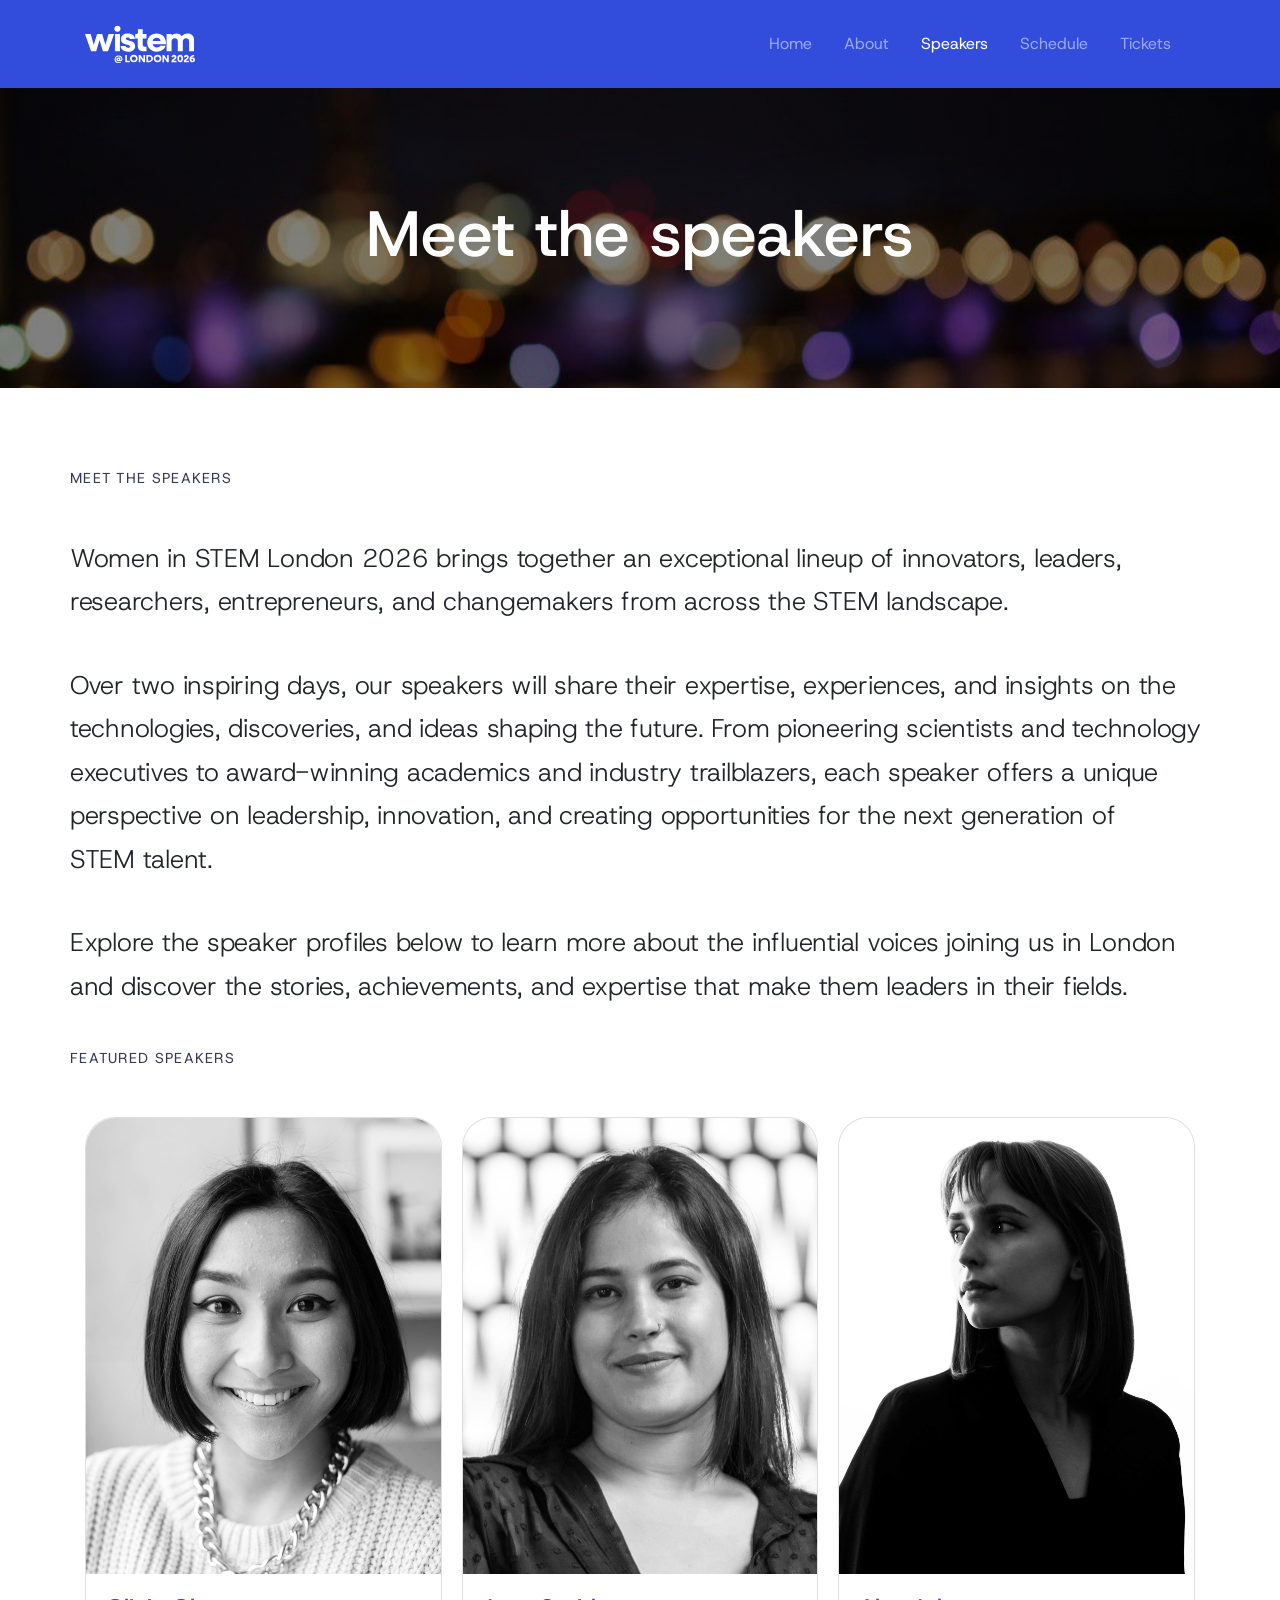
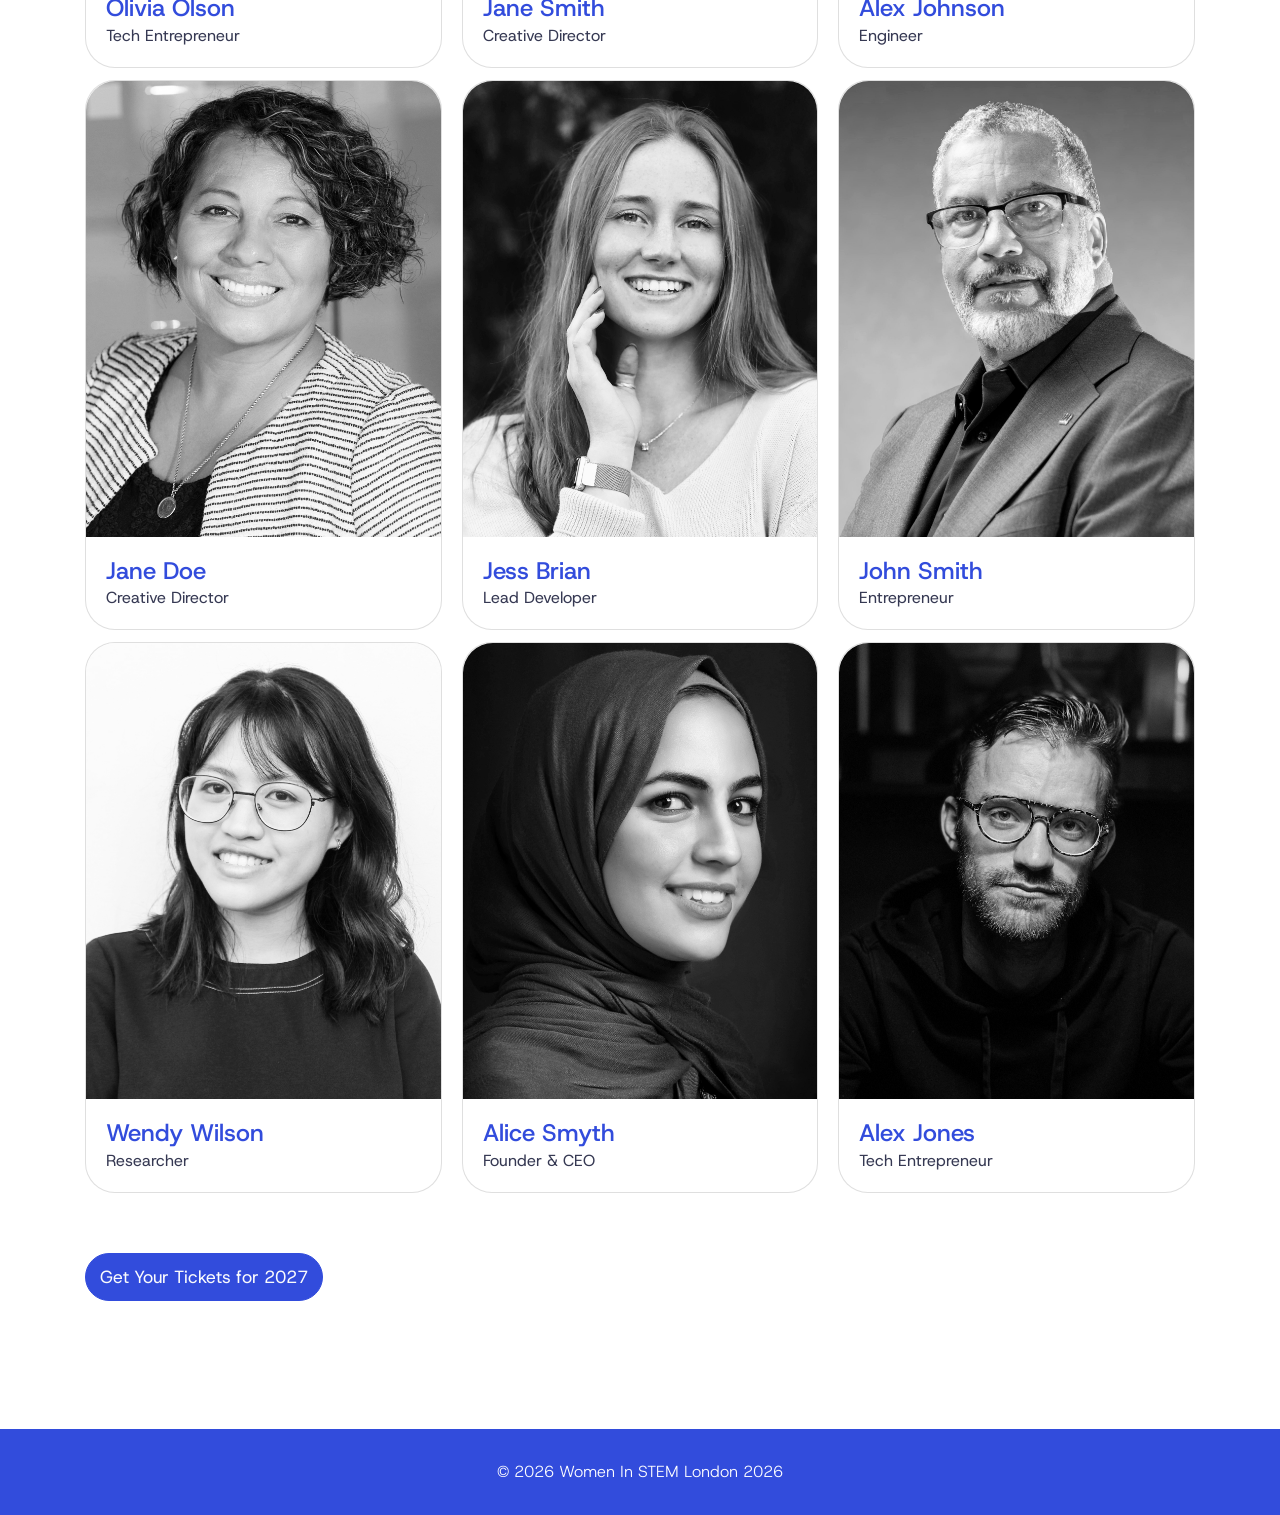
<file: speakers.htm>
<!DOCTYPE html>
<html lang="en">
<head>
    <meta charset="UTF-8">
    <meta name="viewport" content="width=device-width, initial-scale=1.0">
    <title>Wistem London 2026 | A Multipage Event Website Built with Bootstrap</title>
    <link rel="preconnect" href="https://fonts.googleapis.com">
    <link rel="preconnect" href="https://fonts.gstatic.com" crossorigin>
    <link href="https://fonts.googleapis.com/css2?family=Host+Grotesk:ital,wght@0,300..800;1,300..800&display=swap" rel="stylesheet">
    <link rel="stylesheet" href="./assets/bootstrap-4.1.3-dist/css/bootstrap.min.css">
    <link rel="stylesheet" href="./assets/style.css">
    
</head>
<body class="light-page p-0"> 
    <main class="container-fluid p-0">
        <div class="primary-bg">
            <header class="d-flex justify-content-between container pt-3 pb-3">
                <a href="index.htm" rel="home" role="link" aria-label="WISTEM Logo" class="logo">
                    <svg id="Layer_1" xmlns="http://www.w3.org/2000/svg" width="110px" height="38.9813" id="logo" viewBox="0 0 126.27 43.2"><path d="M36.03,38.71c0-1.27.87-2.2,1.94-2.2.47,0,.87.19,1.17.51v-.36h1.48v2.6c0,.25.18.45.45.45.44,0,.71-.56.71-1.34,0-1.72-1.43-3-3.27-3-1.94,0-3.35,1.43-3.35,3.34s1.38,3.32,3.55,3.32c.8,0,1.67-.19,2.24-.46v1.2c-.61.29-1.42.45-2.22.45-2.88,0-4.81-1.95-4.81-4.49s1.95-4.53,4.59-4.53,4.52,1.78,4.52,4.2c0,1.48-.75,2.48-2.05,2.48-.67,0-1.25-.25-1.56-.69-.28.45-.74.7-1.36.7-1.19,0-2.03-.94-2.03-2.17ZM39.14,38.7c0-.45-.35-.78-.8-.78s-.81.33-.81.78.35.78.81.78.8-.34.8-.78Z"/><path d="M46.2,33.6h1.88v6.59h3.37v1.77h-5.24v-8.36Z"/><path d="M51.65,37.78c0-2.46,1.9-4.32,4.42-4.32s4.42,1.87,4.42,4.32-1.9,4.32-4.42,4.32-4.42-1.87-4.42-4.32ZM58.56,37.78c0-1.44-1.08-2.52-2.49-2.52s-2.49,1.08-2.49,2.52,1.08,2.52,2.49,2.52,2.49-1.08,2.49-2.52Z"/><path d="M61.68,33.6h1.89l3.48,5.11v-5.11h1.88v8.36h-1.9l-3.46-5.11v5.11h-1.88v-8.36Z"/><path d="M70.51,33.6h3.29c2.43,0,4.26,1.79,4.26,4.18s-1.83,4.18-4.26,4.18h-3.29v-8.36ZM72.39,35.37v4.82h1.37c1.37,0,2.39-1.04,2.39-2.41s-1.02-2.41-2.39-2.41h-1.37Z"/><path d="M78.86,37.78c0-2.46,1.9-4.32,4.42-4.32s4.42,1.87,4.42,4.32-1.9,4.32-4.42,4.32-4.42-1.87-4.42-4.32ZM85.77,37.78c0-1.44-1.08-2.52-2.49-2.52s-2.49,1.08-2.49,2.52,1.08,2.52,2.49,2.52,2.49-1.08,2.49-2.52Z"/><path d="M88.89,33.6h1.89l3.48,5.11v-5.11h1.88v8.36h-1.9l-3.46-5.11v5.11h-1.88v-8.36Z"/><path d="M99.33,40.78c0-2.54,3.78-3.1,3.78-4.61,0-.51-.39-.84-.91-.84s-.9.33-.9.86h-1.93c0-1.57,1.22-2.74,2.85-2.74s2.81,1.11,2.81,2.64c0,2.23-2.56,3.05-3.54,4.09h3.6v1.77h-5.77v-1.17Z"/><path d="M106,37.78c0-2.56,1.36-4.32,3.29-4.32s3.31,1.77,3.31,4.32-1.36,4.32-3.31,4.32-3.29-1.77-3.29-4.32ZM110.67,37.78c0-1.48-.56-2.52-1.38-2.52s-1.37,1.04-1.37,2.52.57,2.52,1.37,2.52,1.38-1.04,1.38-2.52Z"/><path d="M113.47,40.78c0-2.54,3.78-3.1,3.78-4.61,0-.51-.39-.84-.91-.84s-.9.33-.9.86h-1.93c0-1.57,1.22-2.74,2.85-2.74s2.81,1.11,2.81,2.64c0,2.23-2.56,3.05-3.54,4.09h3.6v1.77h-5.77v-1.17Z"/><path d="M119.99,38.42c0-2.62,1.8-4.87,5.04-4.87h.24v1.77h-.24c-1.5,0-2.47.7-2.83,1.66.39-.24.9-.4,1.43-.4,1.51,0,2.65,1.14,2.65,2.66,0,1.62-1.31,2.86-3.04,2.86-1.9,0-3.25-1.45-3.25-3.68ZM124.35,39.29c0-.58-.51-1-1.16-1-.62,0-1.15.41-1.15.92s.45,1.09,1.15,1.09c.64,0,1.16-.42,1.16-1.01Z"/><path d="M0,9.46h6.49l3.6,12.51,3.79-12.51h5.83l3.75,12.51,3.6-12.51h6.33l-7,19.94h-5.87l-3.83-12.98-3.83,12.98h-5.87L0,9.46Z"/><path d="M33.71,3.48c0-1.99,1.53-3.48,3.52-3.48s3.56,1.49,3.56,3.48-1.53,3.52-3.56,3.52-3.52-1.49-3.52-3.52ZM34.38,9.46h5.71v19.94h-5.71V9.46Z"/><path d="M40.91,23.35h5.71c0,1.17,1.17,1.99,2.82,1.99,1.45,0,2.5-.66,2.5-1.56,0-2.93-10.72-1.13-10.72-8.33,0-4.22,3.56-6.45,7.94-6.45,4.77,0,8.13,2.66,8.13,6.26h-5.67c0-1.06-1.06-1.76-2.5-1.76-1.29,0-2.27.59-2.27,1.49,0,2.82,10.75,1.09,10.75,8.21,0,3.99-3.32,6.69-8.17,6.69s-8.53-2.82-8.53-6.53Z"/><path d="M60.55,22.92v-8.25h-2.97v-5.2h1.64c1.09,0,1.64-.55,1.64-1.64v-3.6h5.4v5.24h4.34v5.2h-4.34v7.31c0,1.41.86,2.23,2.35,2.23h1.99v5.2h-2.86c-4.73,0-7.2-2.23-7.2-6.49Z"/><path d="M71.42,19.44c0-5.94,4.61-10.44,10.75-10.44s10.75,4.46,10.75,10.56c0,.55-.04,1.21-.16,1.72h-15.25c.63,2.27,2.46,3.72,4.85,3.72,1.84,0,3.32-.78,4.15-1.88h6.1c-1.49,4.03-5.48,6.77-10.4,6.77-6.18,0-10.79-4.5-10.79-10.44ZM77.56,17.48h9.27c-.59-2.19-2.39-3.6-4.65-3.6s-3.99,1.41-4.61,3.6Z"/><path d="M93.64,9.46h5.71v1.88c1.49-1.56,3.4-2.35,5.67-2.35,2.78,0,4.97,1.21,6.18,3.25,1.6-2.11,3.87-3.25,6.73-3.25,4.34,0,7.23,2.93,7.23,7.39v13.02h-5.71v-11.3c0-2.15-1.37-3.6-3.44-3.6-2.23,0-3.75,1.49-3.75,3.68v11.22h-5.71v-11.3c0-2.15-1.37-3.6-3.44-3.6-2.23,0-3.75,1.49-3.75,3.68v11.22h-5.71V9.46Z"/></svg>
                </a>
                <nav class="navbar navbar-expand-lg navbar-dark">
                    <button class="navbar-toggler" type="button" data-toggle="collapse" data-target="#navbarSupportedContent" aria-controls="navbarSupportedContent" aria-expanded="false" aria-label="Toggle navigation">
                        <span class="navbar-toggler-icon"></span>
                    </button>

                    <div class="collapse navbar-collapse " id="navbarSupportedContent">
                        <ul class="navbar-nav mr-auto">
                            <li class="nav-item">
                                <a class="nav-link" href="index.htm">Home</a>
                            </li>
                            <li class="nav-item">
                                <a class="nav-link" href="about.htm">About</a>
                            </li>
                            <li class="nav-item active">
                                <a class="nav-link" href="speakers.htm">Speakers<span class="sr-only">(current)</span></a>
                            </li>
                            <li class="nav-item">
                                <a class="nav-link" href="schedule.htm">Schedule</a>
                            </li>
                            <li class="nav-item">
                                <a class="nav-link" href="tickets.htm">Tickets</a>
                            </li>
                        </ul>
                    </div>
                </nav>
            </header>
        </div>
        
        <section class="hero about-hero">
            <section class="hero-content px-3">
                <h1>Meet the speakers</h1>
            </section>
        </section>
        
        <section class="container m-t-5">
            <div class="row mb-5">
                <p class="subtitle">
                    Meet the speakers
                </p>
            </div>
            <div class="row">
                <p class="mid-text">Women in STEM London 2026 brings together an exceptional lineup of innovators, leaders, researchers, entrepreneurs, and changemakers from across the STEM landscape.</p><br>
                <p class="mid-text">Over two inspiring days, our speakers will share their expertise, experiences, and insights on the technologies, discoveries, and ideas shaping the future. From pioneering scientists and technology executives to award-winning academics and industry trailblazers, each speaker offers a unique perspective on leadership, innovation, and creating opportunities for the next generation of STEM talent.</p><br>
                <p class="mid-text">Explore the speaker profiles below to learn more about the influential voices joining us in London and discover the stories, achievements, and expertise that make them leaders in their fields.</p><br>
            </div>
            <div class="row mb-5">
                <p class="subtitle">
                    Featured Speakers
                </p>
            </div>
                <div class="card-columns">
                    <div class="card">
                        <img class="card-img-top" src="./assets/images/speaker9.jpg" alt="Olivia Olson">
                        <div class="card-body">
                            <h3 class="card-title">Olivia Olson</h3>
                            <p class="card-text">Tech Entrepreneur</p>
                        </div>
                    </div>
                    <div class="card">
                        <img class="card-img-top" src="./assets/images/speaker8.jpg" alt="Jane Doe">
                        <div class="card-body">
                            <h3 class="card-title">Jane Doe</h3>
                            <p class="card-text">Creative Director</p>
                        </div>
                    </div>
                    <div class="card">
                        <img class="card-img-top" src="./assets/images/speaker7.jpg" alt="Wendy Wilson">
                        <div class="card-body">
                            <h3 class="card-title">Wendy Wilson</h3>
                            <p class="card-text">Researcher</p>
                        </div>
                    </div>
                    <div class="card">
                        <img class="card-img-top" src="./assets/images/speaker6.jpg" alt="Jane Smith">
                        <div class="card-body">
                            <h3 class="card-title">Jane Smith</h3>
                            <p class="card-text">Creative Director</p> 
                        </div>
                    </div>
                    <div class="card">
                        <img class="card-img-top" src="./assets/images/speaker5.jpg" alt="Jess Brian">
                        <div class="card-body">
                            <h3 class="card-title">Jess Brian</h3>
                            <p class="card-text">Lead Developer</p>   
                        </div>
                    </div>
                    <div class="card">
                        <img class="card-img-top" src="./assets/images/speaker4.jpg" alt="Alice Smyth">
                        <div class="card-body"> 
                            <h3 class="card-title">Alice Smyth</h3>
                            <p class="card-text">Founder & CEO</p>
                        </div>
                    </div>
                    <div class="card">
                        <img class="card-img-top" src="./assets/images/speaker3.jpg" alt="Alex Johnson">
                        <div class="card-body">
                            <h3 class="card-title">Alex Johnson</h3>
                            <p class="card-text">Engineer</p>
                        </div>
                    </div>
                    <div class="card">
                        <img class="card-img-top" src="./assets/images/speaker2.jpg" alt="John Smith">
                        <div class="card-body">
                            <h3 class="card-title">John Smith</h3>
                            <p class="card-text">Entrepreneur</p>
                        </div>
                    </div>
                    <div class="card">
                        <img class="card-img-top" src="./assets/images/speaker1.jpg" alt    ="Alex Jones">
                        <div class="card-body">
                            <h3 class="card-title">Alex Jones</h3>
                            <p class="card-text">Tech Entrepreneur</p>
                        </div>
                    </div>  
                </div>
            </div>
            
            <button class="btn m-y-5"><a href="tickets.htm">Get Your Tickets for 2027</a></button>
        </section>
    </main>

    <footer class="d-flex m-t-5 primary-bg">
        <section class="footer-strip">
			<p class="footer-text">&copy; 2026 Women In STEM London 2026</p>
		</section>
    </footer>
    <script src="https://code.jquery.com/jquery-3.3.1.slim.min.js" integrity="sha384-q8i/X+965DzO0rT7abK41JStQIAqVgRVzpbzo5smXKp4YfRvH+8abtTE1Pi6jizo" crossorigin="anonymous"></script>
    <script src="./assets/bootstrap-4.1.3-dist/js/bootstrap.bundle.min.js"></script>
</body>
</html>
</file>
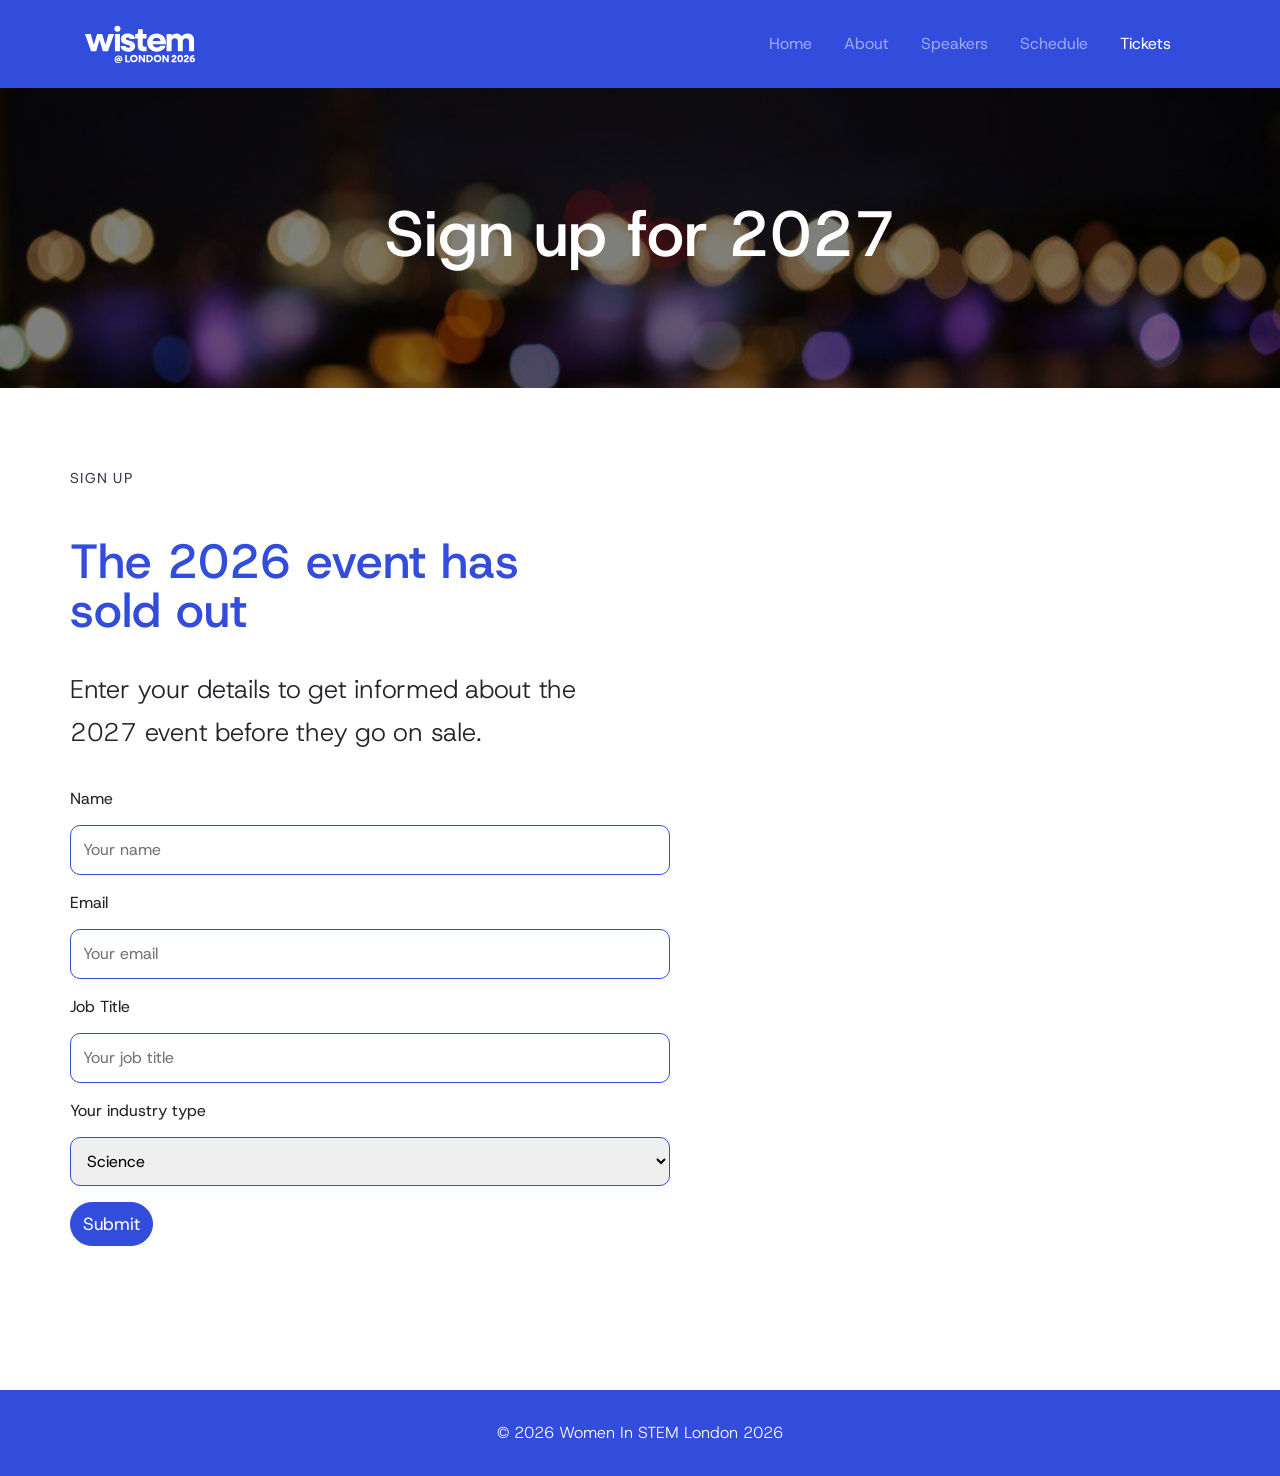
<file: tickets.htm>
<!DOCTYPE html>
<html lang="en">
<head>
    <meta charset="UTF-8">
    <meta name="viewport" content="width=device-width, initial-scale=1.0">
    <title>Wistem London 2026 | A Multipage Event Website Built with Bootstrap</title>
    <link rel="preconnect" href="https://fonts.googleapis.com">
    <link rel="preconnect" href="https://fonts.gstatic.com" crossorigin>
    <link href="https://fonts.googleapis.com/css2?family=Host+Grotesk:ital,wght@0,300..800;1,300..800&display=swap" rel="stylesheet">
    <link rel="stylesheet" href="./assets/bootstrap-4.1.3-dist/css/bootstrap.min.css">
    <link rel="stylesheet" href="./assets/style.css">
    
</head>
<body class="light-page p-0"> 
    <main class="container-fluid p-0">
        <div class="primary-bg">
            <header class="d-flex justify-content-between container pt-3 pb-3">
                <a href="index.htm" rel="home" role="link" aria-label="WISTEM Logo" class="logo">
                    <svg id="Layer_1" xmlns="http://www.w3.org/2000/svg" width="110px" height="38.9813" id="logo" viewBox="0 0 126.27 43.2"><path d="M36.03,38.71c0-1.27.87-2.2,1.94-2.2.47,0,.87.19,1.17.51v-.36h1.48v2.6c0,.25.18.45.45.45.44,0,.71-.56.71-1.34,0-1.72-1.43-3-3.27-3-1.94,0-3.35,1.43-3.35,3.34s1.38,3.32,3.55,3.32c.8,0,1.67-.19,2.24-.46v1.2c-.61.29-1.42.45-2.22.45-2.88,0-4.81-1.95-4.81-4.49s1.95-4.53,4.59-4.53,4.52,1.78,4.52,4.2c0,1.48-.75,2.48-2.05,2.48-.67,0-1.25-.25-1.56-.69-.28.45-.74.7-1.36.7-1.19,0-2.03-.94-2.03-2.17ZM39.14,38.7c0-.45-.35-.78-.8-.78s-.81.33-.81.78.35.78.81.78.8-.34.8-.78Z"/><path d="M46.2,33.6h1.88v6.59h3.37v1.77h-5.24v-8.36Z"/><path d="M51.65,37.78c0-2.46,1.9-4.32,4.42-4.32s4.42,1.87,4.42,4.32-1.9,4.32-4.42,4.32-4.42-1.87-4.42-4.32ZM58.56,37.78c0-1.44-1.08-2.52-2.49-2.52s-2.49,1.08-2.49,2.52,1.08,2.52,2.49,2.52,2.49-1.08,2.49-2.52Z"/><path d="M61.68,33.6h1.89l3.48,5.11v-5.11h1.88v8.36h-1.9l-3.46-5.11v5.11h-1.88v-8.36Z"/><path d="M70.51,33.6h3.29c2.43,0,4.26,1.79,4.26,4.18s-1.83,4.18-4.26,4.18h-3.29v-8.36ZM72.39,35.37v4.82h1.37c1.37,0,2.39-1.04,2.39-2.41s-1.02-2.41-2.39-2.41h-1.37Z"/><path d="M78.86,37.78c0-2.46,1.9-4.32,4.42-4.32s4.42,1.87,4.42,4.32-1.9,4.32-4.42,4.32-4.42-1.87-4.42-4.32ZM85.77,37.78c0-1.44-1.08-2.52-2.49-2.52s-2.49,1.08-2.49,2.52,1.08,2.52,2.49,2.52,2.49-1.08,2.49-2.52Z"/><path d="M88.89,33.6h1.89l3.48,5.11v-5.11h1.88v8.36h-1.9l-3.46-5.11v5.11h-1.88v-8.36Z"/><path d="M99.33,40.78c0-2.54,3.78-3.1,3.78-4.61,0-.51-.39-.84-.91-.84s-.9.33-.9.86h-1.93c0-1.57,1.22-2.74,2.85-2.74s2.81,1.11,2.81,2.64c0,2.23-2.56,3.05-3.54,4.09h3.6v1.77h-5.77v-1.17Z"/><path d="M106,37.78c0-2.56,1.36-4.32,3.29-4.32s3.31,1.77,3.31,4.32-1.36,4.32-3.31,4.32-3.29-1.77-3.29-4.32ZM110.67,37.78c0-1.48-.56-2.52-1.38-2.52s-1.37,1.04-1.37,2.52.57,2.52,1.37,2.52,1.38-1.04,1.38-2.52Z"/><path d="M113.47,40.78c0-2.54,3.78-3.1,3.78-4.61,0-.51-.39-.84-.91-.84s-.9.33-.9.86h-1.93c0-1.57,1.22-2.74,2.85-2.74s2.81,1.11,2.81,2.64c0,2.23-2.56,3.05-3.54,4.09h3.6v1.77h-5.77v-1.17Z"/><path d="M119.99,38.42c0-2.62,1.8-4.87,5.04-4.87h.24v1.77h-.24c-1.5,0-2.47.7-2.83,1.66.39-.24.9-.4,1.43-.4,1.51,0,2.65,1.14,2.65,2.66,0,1.62-1.31,2.86-3.04,2.86-1.9,0-3.25-1.45-3.25-3.68ZM124.35,39.29c0-.58-.51-1-1.16-1-.62,0-1.15.41-1.15.92s.45,1.09,1.15,1.09c.64,0,1.16-.42,1.16-1.01Z"/><path d="M0,9.46h6.49l3.6,12.51,3.79-12.51h5.83l3.75,12.51,3.6-12.51h6.33l-7,19.94h-5.87l-3.83-12.98-3.83,12.98h-5.87L0,9.46Z"/><path d="M33.71,3.48c0-1.99,1.53-3.48,3.52-3.48s3.56,1.49,3.56,3.48-1.53,3.52-3.56,3.52-3.52-1.49-3.52-3.52ZM34.38,9.46h5.71v19.94h-5.71V9.46Z"/><path d="M40.91,23.35h5.71c0,1.17,1.17,1.99,2.82,1.99,1.45,0,2.5-.66,2.5-1.56,0-2.93-10.72-1.13-10.72-8.33,0-4.22,3.56-6.45,7.94-6.45,4.77,0,8.13,2.66,8.13,6.26h-5.67c0-1.06-1.06-1.76-2.5-1.76-1.29,0-2.27.59-2.27,1.49,0,2.82,10.75,1.09,10.75,8.21,0,3.99-3.32,6.69-8.17,6.69s-8.53-2.82-8.53-6.53Z"/><path d="M60.55,22.92v-8.25h-2.97v-5.2h1.64c1.09,0,1.64-.55,1.64-1.64v-3.6h5.4v5.24h4.34v5.2h-4.34v7.31c0,1.41.86,2.23,2.35,2.23h1.99v5.2h-2.86c-4.73,0-7.2-2.23-7.2-6.49Z"/><path d="M71.42,19.44c0-5.94,4.61-10.44,10.75-10.44s10.75,4.46,10.75,10.56c0,.55-.04,1.21-.16,1.72h-15.25c.63,2.27,2.46,3.72,4.85,3.72,1.84,0,3.32-.78,4.15-1.88h6.1c-1.49,4.03-5.48,6.77-10.4,6.77-6.18,0-10.79-4.5-10.79-10.44ZM77.56,17.48h9.27c-.59-2.19-2.39-3.6-4.65-3.6s-3.99,1.41-4.61,3.6Z"/><path d="M93.64,9.46h5.71v1.88c1.49-1.56,3.4-2.35,5.67-2.35,2.78,0,4.97,1.21,6.18,3.25,1.6-2.11,3.87-3.25,6.73-3.25,4.34,0,7.23,2.93,7.23,7.39v13.02h-5.71v-11.3c0-2.15-1.37-3.6-3.44-3.6-2.23,0-3.75,1.49-3.75,3.68v11.22h-5.71v-11.3c0-2.15-1.37-3.6-3.44-3.6-2.23,0-3.75,1.49-3.75,3.68v11.22h-5.71V9.46Z"/></svg>
                </a>
                <nav class="navbar navbar-expand-lg navbar-dark">
                    <button class="navbar-toggler" type="button" data-toggle="collapse" data-target="#navbarSupportedContent" aria-controls="navbarSupportedContent" aria-expanded="false" aria-label="Toggle navigation">
                        <span class="navbar-toggler-icon"></span>
                    </button>

                    <div class="collapse navbar-collapse " id="navbarSupportedContent">
                        <ul class="navbar-nav mr-auto">
                            <li class="nav-item">
                                <a class="nav-link" href="index.htm">Home</a>
                            </li>
                            <li class="nav-item">
                                <a class="nav-link" href="about.htm">About</a>
                            </li>
                            <li class="nav-item">
                                <a class="nav-link" href="speakers.htm">Speakers</a>
                            </li>
                            <li class="nav-item">
                                <a class="nav-link" href="schedule.htm">Schedule</a>
                            </li>
                            <li class="nav-item active">
                                <a class="nav-link" href="tickets.htm">Tickets<span class="sr-only">(current)</span></a>
                            </li>
                        </ul>
                    </div>
                </nav>
            </header>
        </div>
        <section class="hero about-hero">
            <section class="hero-content px-3">
                <h1>Sign up for 2027</h1>
            </section>
        </section>
        <section class="container m-t-5">
            <div class="row mb-5">
                <p class="subtitle">
                    Sign up
                </p>
            </div>
            <div class="row">
                <article class="heading-50">
                <h2>The 2026 event has sold out</h2><br>
                <p class="mid-text">Enter your details to get informed about the 2027 event before they go on sale.  </p>
                </article>
                <article class="form mt-3 d-flex">
                    <form action="action_page.php" aria-label="ticket-form">
                        <label for="name">Name</label>
                        <input type="text" id="name" name="name" placeholder="Your name">
                        <label for="email">Email</label>
                        <input type="text" id="email" name="email" placeholder="Your email">
                        <label for="name">Job Title</label>
                        <input type="text" id="job" name="job" placeholder="Your job title">
                        <label for="project">Your industry type</label>
                        <select id="country" name="country">
                            <option value="all">Science</option>
                            <option value="visual">Technology</option>
                            <option value="uiux">Engineering</option>
                            <option value="dev">Mathematics</option>
                        </select>
                
                        <input type="submit" value="Submit">
                    </form>
                </article>
            </div>
        </section>
    </main>

    <footer class="d-flex m-t-5 primary-bg">
        <section class="footer-strip">
			<p class="footer-text">&copy; 2026 Women In STEM London 2026</p>
		</section>
    </footer>
    <script src="https://code.jquery.com/jquery-3.3.1.slim.min.js" integrity="sha384-q8i/X+965DzO0rT7abK41JStQIAqVgRVzpbzo5smXKp4YfRvH+8abtTE1Pi6jizo" crossorigin="anonymous"></script>
    <script src="./assets/bootstrap-4.1.3-dist/js/bootstrap.bundle.min.js"></script>
</body>
</html>
</file>
<file: assets/style.css>
/* Global */
 
:root {
    --primary-bg: #324cdc;
    --secondary-bg: #fffffff;
    --btn-primary-outline-bg: 1px solid #ffffff;
    --btn-primary-bg:#ffffff;
    --btn-primary-outline-text: #ffffff;
    --btn-primary-outline-text-hover: #324cdc;
    --nav-primary-outline-bg: 1px solid #ffffff;
    --nav-primary-bg:#ffffff;
    --nav-primary-outline-text: #ffffff;
    --nav-primary-outline-text-hover: #324cdc;
    --btn-text:#324cdc;
    --btn-text-hover:#324cdc;
    --btn-bg-hover: rgba(255, 255, 255, 0.9);
    --nav-text: #ffffff;
    --nav-text-hover: #324cdc;
    --nav-btn-hover: #ffffff;
    --footer-text: #ffffff;
    --text-color: #ffffff;
    --reverse-text-color: #324cdc;
    --reverse-secondary-text-color: #3b3b3ed1;
    --secondary-text-color: #ffffffd1;
    --tertiary-text-color: #ffffff8c;
    --footer-text: #ffffff;
    --box-bg: rgba(255, 255, 255, 0.037);
    --box-outline: 1px solid rgba(255, 255, 255, 0.5);
    --box-text:  #ffffff;
    --footer-bg: rgba(255, 255, 255, 0.2);
    --logo-color: #ffffff;
    --card-outline-bg: 1px solid #e7ebff;

}

.light-page {
    --primary-bg: #324cdc;
    --secondary-bg: #ffffff;
    --btn-primary-outline-bg: 1px solid #ffffff;
    --btn-primary-bg:#324cdc;
    --btn-primary-outline-text: #324cdc;
    --btn-primary-outline-text-hover: #324cdc;
    --nav-primary-outline-bg: 1px solid #324cdc;
    --nav-primary-bg:#ffffff;
    --nav-primary-outline-text: #ffffff;
    --nav-primary-outline-text-hover: #324cdc;
    --btn-text:#fafbfc;
    --btn-text-hover:#324cdc;
    --btn-bg-hover: #4860ea;
    --nav-text: #ffffff;
    --nav-text-hover: #324cdc;
    --nav-btn-hover: #ffffff;
    --footer-text: #ffffff;
    --text-color: #324cdc;
    --headings-color: #162471;
    --reverse-text-color: #ffffff;
    --reverse-secondary-text-color: #3750df;
    --secondary-text-color: ##1d1d1d;
    --tertiary-text-color: #363953;
    --footer-text: #ffffff;
    --box-bg: #e0d8b9;
    --box-outline: 1px solid #324cdc;
    --box-text:  #363953;
    --footer-bg: #324cdc;
    --logo-color: #ffffff;
    --card-outline-bg: 1px solid #e7ebff;
    --box-hr: 1px solid #f9f9f9;
}

body {
    background: var(--bg-color);
    margin: 0;
    padding: 0;
}


/* Fonts */


@font-face {
    font-family: "Host Grotesk", sans-serif;
    font-style: normal;
    font-weight: 100 1000;
    font-stretch: 25% 151%;
    src: url('./assets/fonts/Host_Grotesk/HostGrotesk-VariableFont_wght.ttf') format('ttf');
    font-display: swap;
}
* {
    font-family: "Host Grotesk", sans-serif;
    text-wrap: pretty; /* Ensures no orphans */
    box-sizing: border-box; /* Includes padding/borders in total width calculations */
    margin: 0;
    padding: 0;
}

h1 {
    font-family: "Host Grotesk", sans-serif;
    font-size: 4rem;
    line-height: 3.7rem;
    color: var(--text-color);
}

@media (max-width: 768px) {
    h1 {
        font-size: 2rem;
        line-height: 2.1rem;
    }
}

h2 {
    font-size: 3rem;
    line-height: 3.1rem;
    color: var(--text-color);
}

@media (max-width: 768px) {
    h2 {
        font-size: 1.8rem;
        line-height: 2rem;
        text-align: center;
    }
}

p {
    color: var(--secondary-text-color);
    font-size: 1.2rem;
    line-height: 1.3rem;
}

@media (max-width: 768px) {
    p  {
        font-size: 1rem;
        line-height: 1.2rem;
    }
}

.big-text {
    color: var(--secondary-text-color);
    letter-spacing: -.01em;
    text-wrap: pretty;
    font-size: 2.5rem;
    font-weight: 100;
    line-height: 1.5;
}

@media (max-width: 768px) {
    .big-text  {
        font-size: 1.5rem;
        line-height: 2.2rem;
        text-align: center;
        margin-left: 1rem;
        margin-right: 1rem;
    }
}

.mid-text {
    color: var(--secondary-text-color);
    letter-spacing: -.01em;
    text-wrap: pretty;
    font-size: 1.6rem;
    font-weight: 100;
    line-height: 1.7;
    margin-bottom: 1rem;
}

@media (max-width: 768px) {
    .mid-text  {
        font-size: 1.3rem;
        line-height: 2rem;
        text-align: center;
        padding: 0 1rem;
    }
}

.subtext {
    color: var(--secondary-text-color);
    letter-spacing: -.01em;
    text-wrap: pretty;
    font-size: 1.4rem;
    font-weight: 100;
    line-height: 1.3;
}

@media (max-width: 768px) {
    .subtext  {
        font-size: 1.2rem;
        line-height:1.8rem;
    }
}

.emphasis-text {
    color: var(--text-color);
    letter-spacing: -.01em;
    text-wrap: pretty;
    font-size: 1.4rem;
    font-weight: 500;
    line-height: 1.8;
}

@media (max-width: 768px) {
    .emphasis-text {
        font-size: 1.2rem;
        line-height: 1.8rem;
    }
}

.b-list {
    color: var(--secondary-text-color);
    letter-spacing: -.01em;
    font-size: 1.6rem;
    font-weight: 100;
    line-height: 1.8;
    margin-left: 1rem;

}

@media (max-width: 768px) {
    .b-list  {
        font-size: 1.3rem;
        line-height: 2rem;
    }
}

.subtitle {
    text-transform: uppercase;
    font-size: .9rem;
    color: var(--tertiary-text-color);
    letter-spacing: .09em;
    margin-bottom: 0;
}

@media (max-width: 768px) {
    .subtitle {
        margin: 0 auto;
        margin-top: 1rem
    }
}

h4 {
    font-size: 1.2rem;
    font-weight: 200;
    color: var(--text-color);
}

@media (max-width: 768px) {
    h4  {
        font-size: 1.2rem;
        line-height: 1.8rem;
    }
}

.t-center {
    text-align: center;
}

.sold-out-text {
    margin-left: 1rem;
    color: var(--text-color);
    font-size: 1rem;
    line-height: 1.1rem;
}

.bold {
    font-weight: 600;
}

.strong {
    font-weight: 700;
    color: var(--text-color);
}

.footer-text {
    color: var(--footer-text);
    text-align: center;
    font-size: 1rem;
    font-weight: 100;
    margin-bottom: 0;
}



.heading-50 {
    position: relative;
    width: 50%;
    max-width: 600px;
    margin: 0;
    padding: 0;
}

@media (max-width: 1279px) {
    .heading-50 {
        width: 100%;
        margin: 0;
        padding: 0;
    }
}


.about-hero {
    background-image: linear-gradient(rgba(0, 0, 0, 0.5), rgba(0, 0, 0, 0.5)), url('./images/London-at-night.jpg');
    background-position: center center;
    background-repeat: no-repeat;
    background-size: 100%;
    width: 100%;
    min-height: 300px;
    z-index: 1;
}

.about-hero h1 {
    color: var(--reverse-text-color);
}


@media (max-width: 768px) {
    .about-hero h1 {
        font-size: 2rem;
    }
}

@media (max-width: 768px) {
    .about-hero {
        background-image: linear-gradient(rgba(0, 0, 0, 0.5), rgba(0, 0, 0, 0.5)), url('./images/London-at-night-xs.jpg');
        background-position: center center;
        background-repeat: no-repeat;
        background-size: 100%;
        width: auto;
        min-height: unset;
        height: auto;
        z-index: 1;
    }
}


.navbar {
    justify-content: flex-end;
    padding: 0 1rem .5rem 0;
}

@media (max-width: 991px) {
   .navbar {
    padding: 0;
}
}

header {
    
    justify-content: space-between;
    vertical-align: middle;
    align-items: center;
}

@media (max-width: 991px) {
    header {
        
        justify-content: flex-start;
        align-items: flex-start;
      
    }
} 


footer {
    position: relative;
    background-color: var(--footer-bg);
    width: 100%;
    justify-content: center;
    vertical-align: middle;
    bottom: 0;
    border-top: var(--box-outline);
    margin-top: 5rem;
    padding: 2rem
}

.sold-out-box {
    display: flex;
    flex-direction: row;
    /* justify-content: space-between; */
    border-radius: 3rem;
    border: var(--box-outline);
    background-color: var(--box-bg);
    padding: 8px;
    align-items: center;
    max-width: 540px;
}

@media (max-width: 768px) {
    .sold-out-box {
        justify-content: center;
        text-align: left;
        max-width: 100%;
    }
}

.sold-out-badge {
    border-radius: 3rem;
    border: 1px solid var(--box-outline);
    background-color: var(--btn-primary-bg);
    padding: 8px 14px;
    color: var(--btn-text);
    font-size: .9rem;
    font-weight: 500;
}

.box {
    border-radius: 30px;
    border: var(--box-outline);
    background-color: var(--box-bg);
    padding: 8px;
}

.img-box {
    border-radius: 30px;
    padding: 8px;
    width: 300px;
    height: auto;
}

/* Alignment and spacing */

@media (max-width: 768px) {
    .stack {
        flex-direction: column;
        justify-content: center;
        align-items: center;
        margin: 1rem 0;
    }

    .stack img{
        flex-direction: column;
        justify-content: center;
        align-items: center;
        margin: 1rem 0;
    }
}


.m-auto {
    margin: 0 auto;
}

/* Margin and Padding */

/* Bootstrap overrides */

@media (max-width: 768px) {
    .mt-5 {
        margin-top: 2rem !important;
    }
     .mb-5 {
        margin-bottom: 2rem !important;
    }
}

.m-t-1 {
    margin-top: 1rem;
}

.m-t-5 {
    margin-top: 5rem;
}

@media (max-width: 768px) {
    .m-t-5 {
        margin-top: 2rem;
    }
}

.m-t-3 {
    margin-top: 5rem;
}

@media (max-width: 768px) {
    .m-t-3 {
        margin-top: 2rem;
    }
}

.m-b-1 {
    margin-bottom: 1rem;
}

.m-b-3 {
    margin-bottom: 3rem;
}

@media (max-width: 768px) {
    .m-b-3 {
        margin-bottom: 2rem;
    }
}

.m-y-1 {
    margin-top: 1rem;
    margin-bottom: 1rem;
}

.m-y-3 {
    margin-top: 3rem;
    margin-bottom: 3rem;
}

@media (max-width: 768px) {
    .m-y-3 {
        margin-top: 2rem;
        margin-bottom:2rem;
    }
}

.m-y-5 {
    margin-top: 3rem;
    margin-bottom: 3rem;
}

@media (max-width: 768px) {
    .m-y-5 {
        margin-top: 2rem;
        margin-bottom:2rem;
    }
}

.p-r-10 {
    padding-right: 10rem;
}

/* colours */

.primary-bg {
    background-color: var(--primary-bg);
}

.secondary-bg {
    background-color: var(--secondary-bg);
}

/* images / icons */

.logo {
    fill: var(--logo-color);
}

/* Navigation / Links / Lists */

a {
    text-decoration: none !important;
}

a:visited {
    color: unset;
}

.navbar-expand-lg ul li {
    margin-left: 1rem;
}

.navbar-collapse ul li {
    text-align: right !important;
    margin-top: .5rem;
}

.btn {
    background-color: var(--btn-primary-bg); 
    color: var(--btn-text);
    border: 1px solid var(--btn-primary-bg);
    border-radius: 50px;
    padding: 10px 14px;
    text-decoration: none !important;
    font-size: 1.1rem;
    font-weight: 400;
}

.btn a {
    color: var(--btn-text);
}

@media (max-width: 768px) {
    .btn {
        width: 100%;
    }
}

.btn:hover {
    background-color: var(--btn-bg-hover); 
    border: var(--btn-primary-outline-bg); 
    transition-duration: 0.2s;
    transition-timing-function: ease-in-out;
    cursor: pointer;
}

/* Hero */

.hero {
    display: flex;
    flex-direction: row;
    position: relative;
    justify-content: center;
    align-items: center;
    height: auto;
    z-index: 0;
}

@media screen and (max-width: 1289px) {
    .hero  {
            flex-direction: column;
            justify-content: center;
            align-items: center;

    }
}
            

.hero-content {
    max-width: fit-content;
}

@media screen and (max-width: 1289px) {
    .hero-content{
        text-align: center;
    }
}

.hero-img {
    max-width: fit-content;
}
@media screen and (max-width: 992px) {
    .hero-img {
        display: none;
    }
}

.hero-overlay {
    z-index: 1;
    position: absolute;
    background: rgba(0, 0, 0, 0.4);
    inset: 0px;
}
@media screen and (max-width: 768px) {
    .hero h1 {
        text-align: center;
        margin: 2rem 0;
    }

    .hero .subtext {
        margin-bottom: 2rem;
        text-align: center;
    }
}


/* Partner logos */

.partners  {
    display: flex;
    flex-direction: row;
    flex-wrap: wrap;
}

@media screen and (max-width: 768px) {
    .partners  {
        display: column;
        flex-direction: column;
        justify-content: center;
        align-items: center;
        margin: 1rem 0;
    }
}

.partners img {
    object-fit: contain;
    fill: var(--secondary-text-color);
    margin-right: 2rem;
}

@media screen and (max-width: 1217px) {
    .partners img  {
        margin-top: 2rem;
    }
}


.partners img:last-child {
    margin-left: 0;
}

/* Gallery */


/* Inner Card Elements */


.card {
    border-radius: 30px;
}

.card-img-top {
    border-top-left-radius: 30px;
    border-top-right-radius: 30px;
}

.card-info {
    padding: 15px;
    text-align: center;
}

.card-body h3 {
    color: var(--text-color);
    margin-bottom: 3px;
    font-size: 1.5rem;
}

@media (max-width: 768px) {
    .card-body h3 {
        font-size: 1.3rem;
    }
}

.card-body p {
    color: var(--tertiary-text-color);
    font-size: 1rem;
}

/* Schedule */

.schedule-container {
    /* flex-direction: row; */
    margin: 0 auto;  
    gap: 20px;  
    width: 100%;
}

@media (max-width: 992px) {
    .schedule-container {
        flex-direction: column;
        margin: 0 1rem;
    }
}

.schedule {
    flex-direction: column;
    background-color: var(--box-bg);
    /* border: var(--card-outline-bg); */
    border-radius: 30px;
    padding: 2rem;
    width: 100%;
    gap: 20px;  
}

@media screen and (max-width: 992px) {
    .schedule {
        /* flex-direction: column; */
        justify-content: center;
    }
}

.schedule-list {
    list-style-type: none;
    font-size: 1.2rem;
    line-height: 3rem;
    color: var(--box-text);
    gap: 1rem;
}
.schedule-time {
    color: var(--headings-color);
    letter-spacing: -.01em;
    text-wrap: pretty;
    font-size: 1.2rem;
    font-weight: 700;
    line-height: 1.3;
    margin-right:1rem;
}

.schedule h3 {
    /* color: var(--box-text); */
    color: var(--headings-color);
    font-size: 1.6rem;

}

.schedule-hr {
    border-bottom: var(--box-hr);
    margin: 1rem 0;
}

/* Tickets page */

/* Form */

.form {
    max-width: 600px;
    /* margin: 0 auto; */
    margin-bottom: 4rem;
}

@media screen and (max-width: 992px) {
    .form {
        width: 100%;
        max-width: fit-content;
        margin: 0 1rem 4rem 1rem;
    }
}

input[type=text], select, textarea {
    width: 100%;
    font-size: 1rem;
    padding: 12px; 
    /* background-color: var(--box-bg); */
    border: var(--box-outline);
    border-radius: 10px;
    box-sizing: border-box; 
    margin-top: 6px; 
    margin-bottom: 16px; 
    resize: vertical;
}

input[type=submit] {
    background-color: var(--btn-primary-bg);
    color: var( --btn-text);
    border: 1px solid var(--btn-primary-bg);
    border-radius: 50px;
    padding: 8px 12px 8px 12px;
    text-decoration: none !important;
    font-size: 1.1rem;
    font-weight: 400;
    cursor: pointer;
}

input[type=submit]:hover {
    background-color: var(--btn-primary-outline-bg);
    color: var( --btn-text-hover);
}

input:focus { background-color:#ffffff;
    border: 1px solid #6b23b8 !important; 
}
</file>
